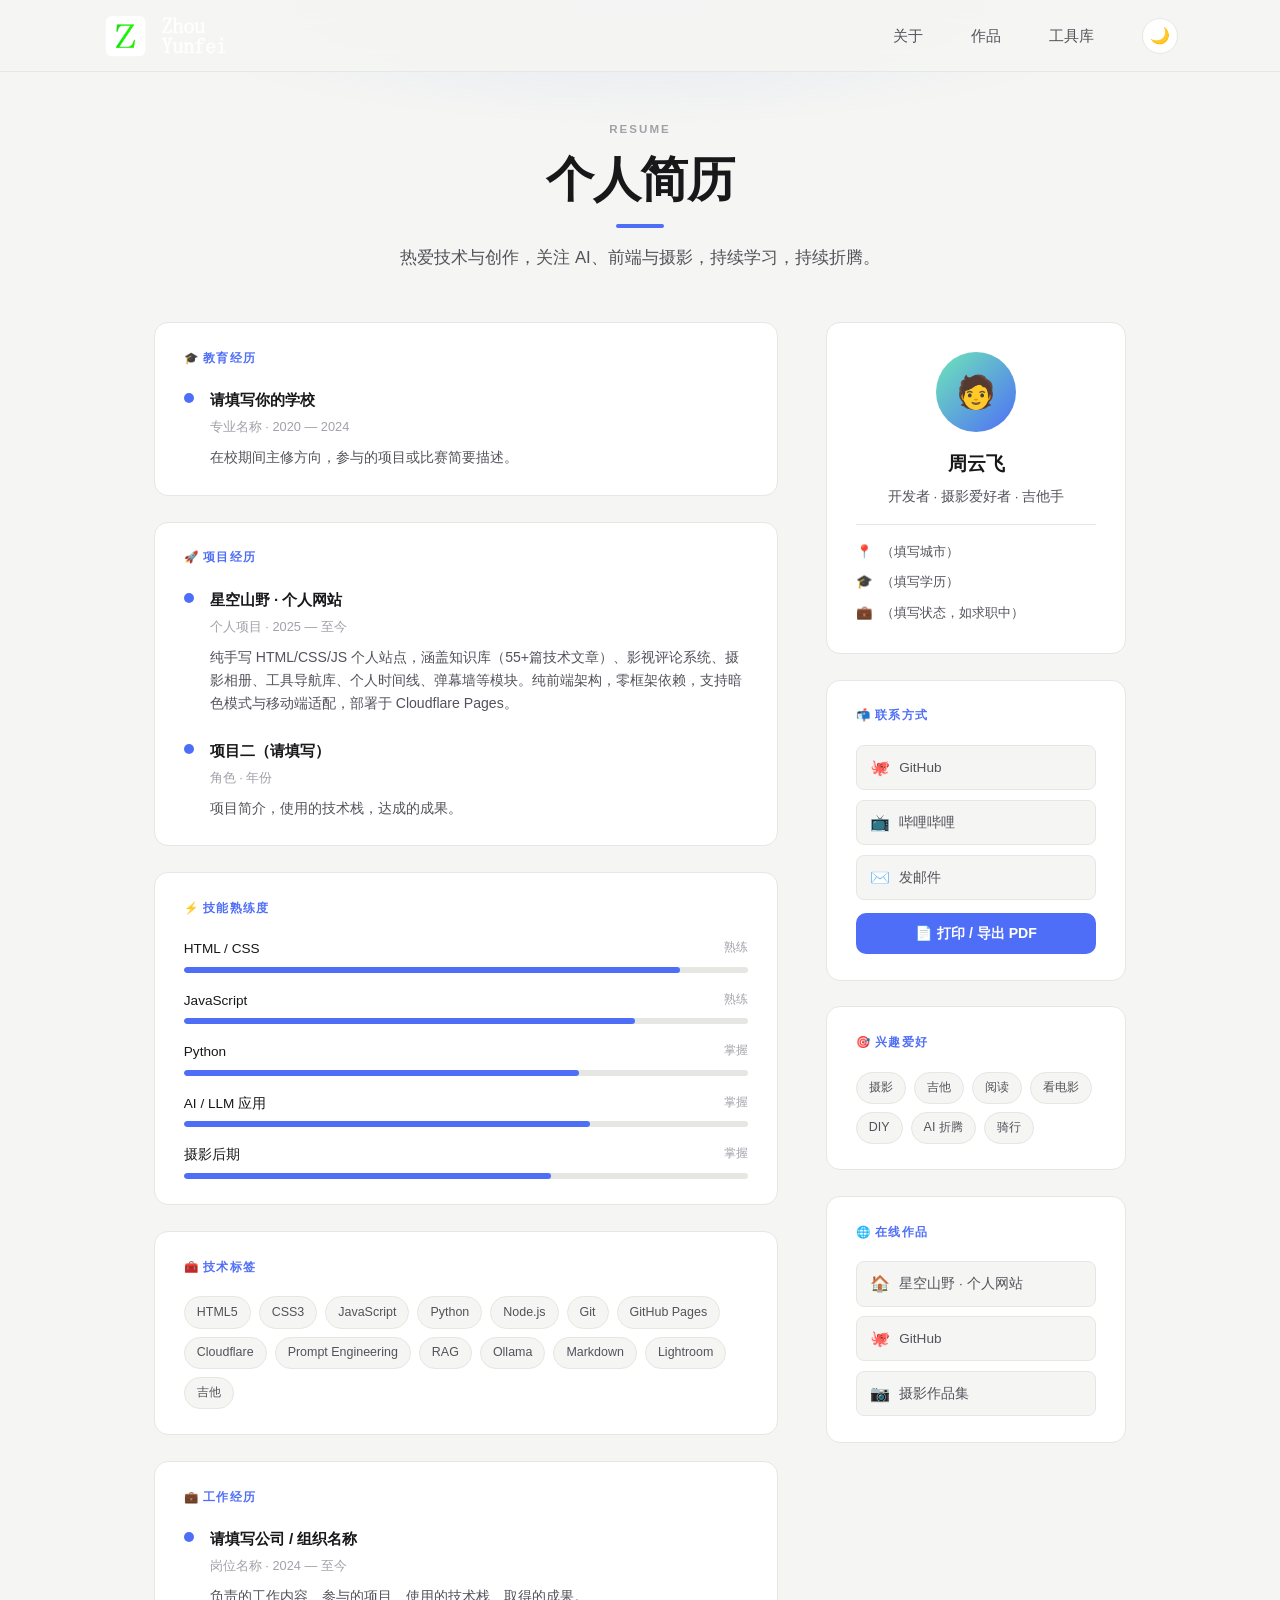
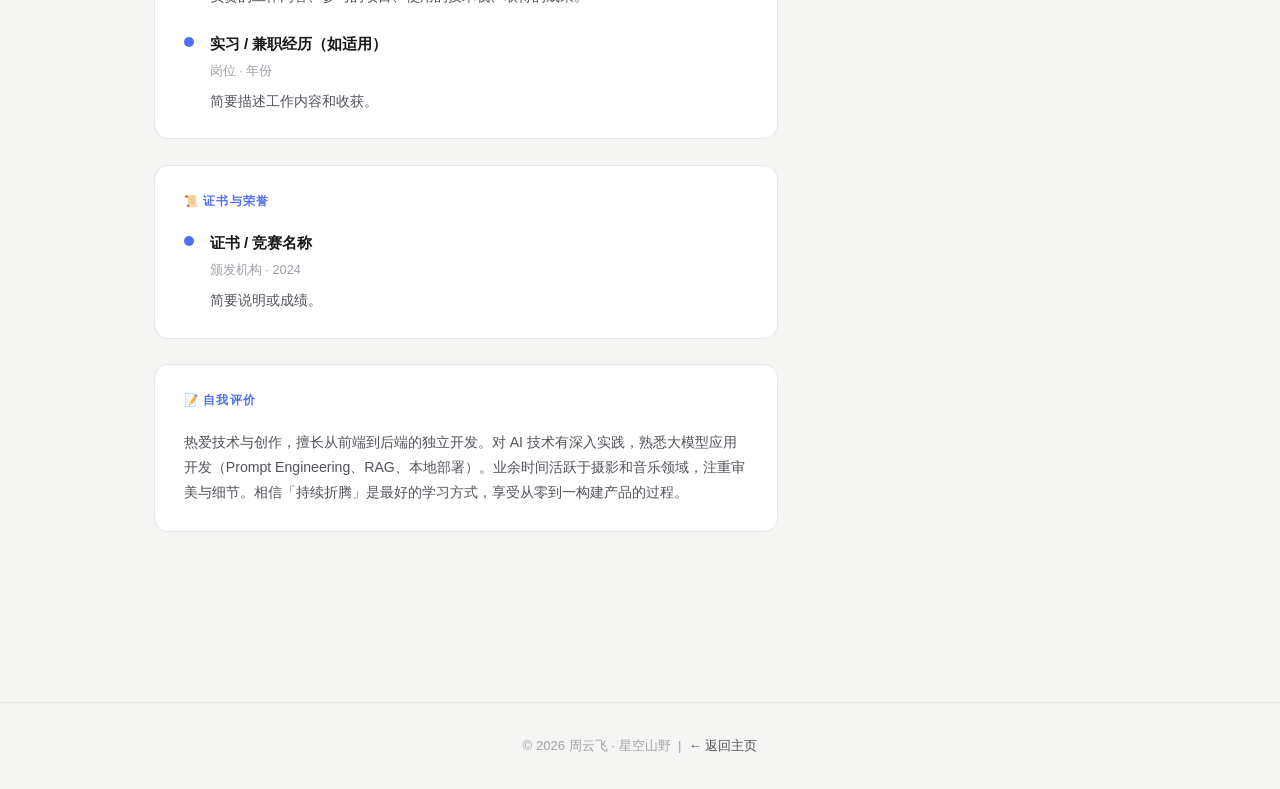
<file: resume.html>
<!DOCTYPE html>
<html lang="zh-CN">
<head>
  <meta charset="UTF-8"/>
  <meta name="viewport" content="width=device-width, initial-scale=1.0"/>
  <title>个人简历 · 周云飞</title>
  <link rel="icon" type="image/svg+xml" href="image/favicon.svg" media="(prefers-color-scheme: light)"/>
  <link rel="icon" type="image/svg+xml" href="image/favicon-dark.svg" media="(prefers-color-scheme: dark)"/>
  <link rel="stylesheet" href="css/common.css"/>
  <style>
    /* resume 页面自定义 nav（blur 量不同） */
    nav {
      background:rgba(245,245,243,.88);
      backdrop-filter:blur(12px);
      border-bottom:1px solid var(--border);
    }

    /* resume 页面自定义移动端菜单（右侧弹出） */
    .hamburger {
      display:none; flex-direction:column; justify-content:center; gap:5px;
      background:none; border:none; cursor:pointer; padding:6px;
    }
    .hamburger svg { width:22px; height:22px; stroke:var(--text); stroke-width:2; fill:none; stroke-linecap:round; }
    .mobile-menu-overlay {
      display:none; position:fixed; inset:0; background:rgba(0,0,0,.35); z-index:280;
    }
    .mobile-menu {
      display:none; position:fixed; top:72px; right:0; z-index:290;
      background:var(--surface); border-left:1px solid var(--border); border-bottom:1px solid var(--border);
      width:200px; padding:1rem 0; border-radius:0 0 0 12px;
    }
    .mobile-menu a {
      display:block; padding:.65rem 1.4rem; font-size:.95rem;
      color:var(--text2); transition:color var(--t), background var(--t);
    }
    .mobile-menu a:hover { color:var(--text); background:var(--bg); }
    .mobile-menu.open, .mobile-menu-overlay.open { display:block; }

    /* ===== PAGE HERO ===== */
    .page-hero {
      padding: 120px 5% 50px;
      max-width:1100px; margin:0 auto;
    }
    .eyebrow {
      font-size:.78rem; font-weight:700; letter-spacing:.12em;
      color:var(--accent); text-transform:uppercase; margin-bottom:.6rem;
    }
    .page-hero h1 {
      font-size:clamp(2rem,5vw,3rem); font-weight:800; line-height:1.15;
      letter-spacing:-.02em; margin-bottom:1rem;
    }
    .page-hero-line {
      width:48px; height:4px; background:var(--accent); border-radius:2px; margin-bottom:1rem;
    }
    .page-hero p { font-size:1.05rem; color:var(--text2); max-width:520px; }

    /* ===== RESUME LAYOUT ===== */
    .resume-wrap {
      max-width:1100px; margin:0 auto; padding:0 5% 80px;
      display:grid; grid-template-columns:1fr 300px; gap:3rem; align-items:start;
    }

    /* ===== SECTIONS ===== */
    .rs {
      background:var(--surface); border:1px solid var(--border);
      border-radius:var(--r); padding:1.6rem 1.8rem; margin-bottom:1.6rem;
    }
    .rs-title {
      font-size:.72rem; font-weight:700; letter-spacing:.1em;
      text-transform:uppercase; color:var(--accent); margin-bottom:1.2rem;
    }

    /* Timeline item */
    .tl-item { display:flex; gap:1rem; margin-bottom:1.4rem; }
    .tl-item:last-child { margin-bottom:0; }
    .tl-dot {
      width:10px; height:10px; border-radius:50%; background:var(--accent);
      margin-top:6px; flex-shrink:0;
    }
    .tl-right { flex:1; }
    .tl-title { font-weight:700; font-size:.95rem; }
    .tl-meta { font-size:.8rem; color:var(--text3); margin:.2rem 0 .5rem; }
    .tl-desc { font-size:.88rem; color:var(--text2); line-height:1.65; }

    /* Skill bar */
    .skill-row { margin-bottom:1rem; }
    .skill-row:last-child { margin-bottom:0; }
    .skill-label { display:flex; justify-content:space-between; font-size:.85rem; margin-bottom:.4rem; }
    .skill-label span:last-child { color:var(--text3); font-size:.78rem; }
    .skill-bar { height:6px; background:var(--border); border-radius:3px; overflow:hidden; }
    .skill-fill { height:100%; background:var(--accent); border-radius:3px; transition:width 1s ease; }

    /* Tag chips */
    .tag-cloud { display:flex; flex-wrap:wrap; gap:.5rem; }
    .chip {
      font-size:.78rem; padding:.28rem .75rem;
      background:var(--bg); border:1px solid var(--border);
      border-radius:20px; color:var(--text2);
      transition:background var(--t), border-color var(--t), color var(--t);
    }
    .chip:hover { background:var(--accent); border-color:var(--accent); color:#fff; }

    /* Profile card */
    .profile-card {
      background:var(--surface); border:1px solid var(--border);
      border-radius:var(--r); padding:1.8rem; text-align:center; margin-bottom:1.6rem;
    }
    .profile-avatar {
      width:80px; height:80px; border-radius:50%;
      background:linear-gradient(135deg,#6ee7b7,#4f6ef7);
      margin:0 auto 1rem;
      display:flex; align-items:center; justify-content:center;
      font-size:2rem;
    }
    .profile-name { font-size:1.2rem; font-weight:800; margin-bottom:.25rem; }
    .profile-title { font-size:.85rem; color:var(--text2); margin-bottom:1rem; }
    .profile-divider { height:1px; background:var(--border); margin:1rem 0; }
    .profile-info { font-size:.83rem; color:var(--text2); display:flex; flex-direction:column; gap:.5rem; text-align:left; }
    .profile-info span { display:flex; align-items:center; gap:.5rem; }

    /* Contact links */
    .contact-links { display:flex; flex-direction:column; gap:.6rem; margin-top:.8rem; }
    .contact-link {
      display:flex; align-items:center; gap:.6rem;
      font-size:.85rem; color:var(--text2);
      padding:.5rem .8rem; border-radius:8px;
      border:1px solid var(--border); background:var(--bg);
      transition:all var(--t);
    }
    .contact-link:hover { color:var(--accent); border-color:var(--accent); background:var(--surface); }
    .contact-link .icon { font-size:1rem; }

    /* Download btn */
    .dl-btn {
      display:flex; align-items:center; justify-content:center; gap:.5rem;
      width:100%; padding:.7rem 1rem; border-radius:10px; margin-top:.8rem;
      background:var(--accent); color:#fff; font-size:.88rem; font-weight:600;
      border:none; cursor:pointer; transition:opacity var(--t);
    }
    .dl-btn:hover { opacity:.85; }

    /* ===== FOOTER ===== */
    footer {
      text-align:center; padding:2rem 5%;
      font-size:.82rem; color:var(--text3);
      border-top:1px solid var(--border);
    }
    footer a { color:var(--text2); }
    footer a:hover { color:var(--text); }

    /* ===== DARK MODE ===== */
    body.dark nav { background:rgba(17,17,19,.92); }
    body.dark .mobile-menu { background:var(--surface); }
    body.dark .rs { background:var(--surface); border-color:var(--border); }
    body.dark .profile-card { background:var(--surface); border-color:var(--border); }
    body.dark .chip { background:var(--surface); border-color:var(--border); color:var(--text2); }
    body.dark .contact-link { background:var(--surface); border-color:var(--border); color:var(--text2); }
    body.dark .skill-bar { background:var(--border); }

    /* ===== RESPONSIVE ===== */
    @media(max-width:700px) {
      .resume-wrap { grid-template-columns:1fr; }
      .resume-sidebar { order:-1; }
    }
  </style>
</head>
<body>

<nav>
  <a class="nav-logo" href="index.html">
    <img src="image/logo.png" alt="Logo"/>
  </a>
  <div class="nav-links">
    <a href="index.html#about">关于</a>
    <a href="index.html#works">作品</a>
    <a href="tools.html">工具库</a>
  </div>
  <button class="theme-toggle" onclick="toggleTheme()" id="themeBtn" title="切换明暗模式">🌙</button>
  <button class="hamburger" id="hamburgerBtn" onclick="toggleMobileMenu()" aria-label="菜单">
    <svg viewBox="0 0 24 24"><line x1="4" y1="6" x2="20" y2="6"/><line x1="4" y1="12" x2="20" y2="12"/><line x1="4" y1="18" x2="20" y2="18"/></svg>
  </button>
</nav>

<div class="mobile-menu-overlay" id="mobileOverlay" onclick="closeMobileMenu()"></div>
<div class="mobile-menu" id="mobileMenu">
  <a href="index.html#about" onclick="closeMobileMenu()">关于</a>
  <a href="index.html#works" onclick="closeMobileMenu()">作品</a>
  <a href="tools.html" onclick="closeMobileMenu()">工具库</a>
</div>

<!-- HERO -->
<div class="page-hero">
  <p class="eyebrow">Resume</p>
  <h1>个人简历</h1>
  <div class="page-hero-line"></div>
  <p>热爱技术与创作，关注 AI、前端与摄影，持续学习，持续折腾。</p>
</div>

<!-- RESUME -->
<div class="resume-wrap">

  <!-- 左侧主列 -->
  <div class="resume-main">

    <!-- 教育经历 -->
    <div class="rs">
      <div class="rs-title">🎓 教育经历</div>
      <div class="tl-item">
        <div class="tl-dot"></div>
        <div class="tl-right">
          <div class="tl-title">请填写你的学校</div>
          <div class="tl-meta">专业名称 · 2020 — 2024</div>
          <div class="tl-desc">在校期间主修方向，参与的项目或比赛简要描述。</div>
        </div>
      </div>
    </div>

    <!-- 项目经历 -->
    <div class="rs">
      <div class="rs-title">🚀 项目经历</div>

      <div class="tl-item">
        <div class="tl-dot"></div>
        <div class="tl-right">
          <div class="tl-title">星空山野 · 个人网站</div>
          <div class="tl-meta">个人项目 · 2025 — 至今</div>
          <div class="tl-desc">纯手写 HTML/CSS/JS 个人站点，涵盖知识库（55+篇技术文章）、影视评论系统、摄影相册、工具导航库、个人时间线、弹幕墙等模块。纯前端架构，零框架依赖，支持暗色模式与移动端适配，部署于 Cloudflare Pages。</div>
        </div>
      </div>

      <div class="tl-item">
        <div class="tl-dot"></div>
        <div class="tl-right">
          <div class="tl-title">项目二（请填写）</div>
          <div class="tl-meta">角色 · 年份</div>
          <div class="tl-desc">项目简介，使用的技术栈，达成的成果。</div>
        </div>
      </div>
    </div>

    <!-- 技能熟练度 -->
    <div class="rs">
      <div class="rs-title">⚡ 技能熟练度</div>
      <div class="skill-row">
        <div class="skill-label"><span>HTML / CSS</span><span>熟练</span></div>
        <div class="skill-bar"><div class="skill-fill" style="width:88%"></div></div>
      </div>
      <div class="skill-row">
        <div class="skill-label"><span>JavaScript</span><span>熟练</span></div>
        <div class="skill-bar"><div class="skill-fill" style="width:80%"></div></div>
      </div>
      <div class="skill-row">
        <div class="skill-label"><span>Python</span><span>掌握</span></div>
        <div class="skill-bar"><div class="skill-fill" style="width:70%"></div></div>
      </div>
      <div class="skill-row">
        <div class="skill-label"><span>AI / LLM 应用</span><span>掌握</span></div>
        <div class="skill-bar"><div class="skill-fill" style="width:72%"></div></div>
      </div>
      <div class="skill-row">
        <div class="skill-label"><span>摄影后期</span><span>掌握</span></div>
        <div class="skill-bar"><div class="skill-fill" style="width:65%"></div></div>
      </div>
    </div>

    <!-- 技术栈标签 -->
    <div class="rs">
      <div class="rs-title">🧰 技术标签</div>
      <div class="tag-cloud">
        <span class="chip">HTML5</span>
        <span class="chip">CSS3</span>
        <span class="chip">JavaScript</span>
        <span class="chip">Python</span>
        <span class="chip">Node.js</span>
        <span class="chip">Git</span>
        <span class="chip">GitHub Pages</span>
        <span class="chip">Cloudflare</span>
        <span class="chip">Prompt Engineering</span>
        <span class="chip">RAG</span>
        <span class="chip">Ollama</span>
        <span class="chip">Markdown</span>
        <span class="chip">Lightroom</span>
        <span class="chip">吉他</span>
      </div>
    </div>

    <!-- 工作经历 -->
    <div class="rs">
      <div class="rs-title">💼 工作经历</div>
      <div class="tl-item">
        <div class="tl-dot"></div>
        <div class="tl-right">
          <div class="tl-title">请填写公司 / 组织名称</div>
          <div class="tl-meta">岗位名称 · 2024 — 至今</div>
          <div class="tl-desc">负责的工作内容、参与的项目、使用的技术栈、取得的成果。</div>
        </div>
      </div>
      <div class="tl-item">
        <div class="tl-dot"></div>
        <div class="tl-right">
          <div class="tl-title">实习 / 兼职经历（如适用）</div>
          <div class="tl-meta">岗位 · 年份</div>
          <div class="tl-desc">简要描述工作内容和收获。</div>
        </div>
      </div>
    </div>

    <!-- 证书与荣誉 -->
    <div class="rs">
      <div class="rs-title">📜 证书与荣誉</div>
      <div class="tl-item">
        <div class="tl-dot"></div>
        <div class="tl-right">
          <div class="tl-title">证书 / 竞赛名称</div>
          <div class="tl-meta">颁发机构 · 2024</div>
          <div class="tl-desc">简要说明或成绩。</div>
        </div>
      </div>
    </div>

    <!-- 自我评价 -->
    <div class="rs">
      <div class="rs-title">📝 自我评价</div>
      <div class="tl-desc" style="line-height:1.8">
        热爱技术与创作，擅长从前端到后端的独立开发。对 AI 技术有深入实践，熟悉大模型应用开发（Prompt Engineering、RAG、本地部署）。业余时间活跃于摄影和音乐领域，注重审美与细节。相信「持续折腾」是最好的学习方式，享受从零到一构建产品的过程。
      </div>
    </div>

  </div><!-- /resume-main -->

  <!-- 右侧侧边栏 -->
  <div class="resume-sidebar">

    <!-- 个人信息卡 -->
    <div class="profile-card">
      <div class="profile-avatar">🧑</div>
      <div class="profile-name">周云飞</div>
      <div class="profile-title">开发者 · 摄影爱好者 · 吉他手</div>
      <div class="profile-divider"></div>
      <div class="profile-info">
        <span>📍 <span>（填写城市）</span></span>
        <span>🎓 <span>（填写学历）</span></span>
        <span>💼 <span>（填写状态，如求职中）</span></span>
      </div>
    </div>

    <!-- 联系方式 -->
    <div class="rs">
      <div class="rs-title">📬 联系方式</div>
      <div class="contact-links">
        <a href="https://github.com/Miraitowa-s" target="_blank" rel="noopener" class="contact-link">
          <span class="icon">🐙</span>GitHub
        </a>
        <a href="https://space.bilibili.com/" target="_blank" rel="noopener" class="contact-link">
          <span class="icon">📺</span>哔哩哔哩
        </a>
        <a href="mailto:your@email.com" class="contact-link">
          <span class="icon">✉️</span>发邮件
        </a>
      </div>
      <button class="dl-btn" onclick="window.print()">
        📄 打印 / 导出 PDF
      </button>
    </div>

    <!-- 兴趣爱好 -->
    <div class="rs">
      <div class="rs-title">🎯 兴趣爱好</div>
      <div class="tag-cloud">
        <span class="chip">摄影</span>
        <span class="chip">吉他</span>
        <span class="chip">阅读</span>
        <span class="chip">看电影</span>
        <span class="chip">DIY</span>
        <span class="chip">AI 折腾</span>
        <span class="chip">骑行</span>
      </div>
    </div>

    <!-- 在线作品 -->
    <div class="rs">
      <div class="rs-title">🌐 在线作品</div>
      <div class="contact-links">
        <a href="index.html" class="contact-link">
          <span class="icon">🏠</span>星空山野 · 个人网站
        </a>
        <a href="https://github.com/Miraitowa-s" target="_blank" rel="noopener" class="contact-link">
          <span class="icon">🐙</span>GitHub
        </a>
        <a href="works.html" class="contact-link">
          <span class="icon">📷</span>摄影作品集
        </a>
      </div>
    </div>

  </div><!-- /resume-sidebar -->

</div><!-- /resume-wrap -->

<footer>
  <span>© 2026 周云飞 · 星空山野 &nbsp;|&nbsp;
  <a href="index.html">← 返回主页</a></span>
</footer>

<script>
  // Theme
  (function(){
    const saved = localStorage.getItem('theme') || 'light';
    if(saved === 'dark') document.body.classList.add('dark');
    const btn = document.getElementById('themeBtn');
    if(btn) btn.textContent = saved === 'dark' ? '☀️' : '🌙';
  })();
  function toggleTheme(){
    const isDark = document.body.classList.toggle('dark');
    localStorage.setItem('theme', isDark ? 'dark' : 'light');
    document.getElementById('themeBtn').textContent = isDark ? '☀️' : '🌙';
  }

  // Mobile menu
  function toggleMobileMenu(){
    document.getElementById('mobileMenu').classList.toggle('open');
    document.getElementById('mobileOverlay').classList.toggle('open');
  }
  function closeMobileMenu(){
    document.getElementById('mobileMenu').classList.remove('open');
    document.getElementById('mobileOverlay').classList.remove('open');
  }

  // Skill bar animation on scroll
  const observer = new IntersectionObserver(entries => {
    entries.forEach(e => {
      if(e.isIntersecting){
        e.target.querySelectorAll('.skill-fill').forEach(el => {
          el.style.width = el.style.width; // trigger reflow
        });
      }
    });
  });
  document.querySelectorAll('.rs').forEach(el => observer.observe(el));
</script>
</body>
</html>
</file>
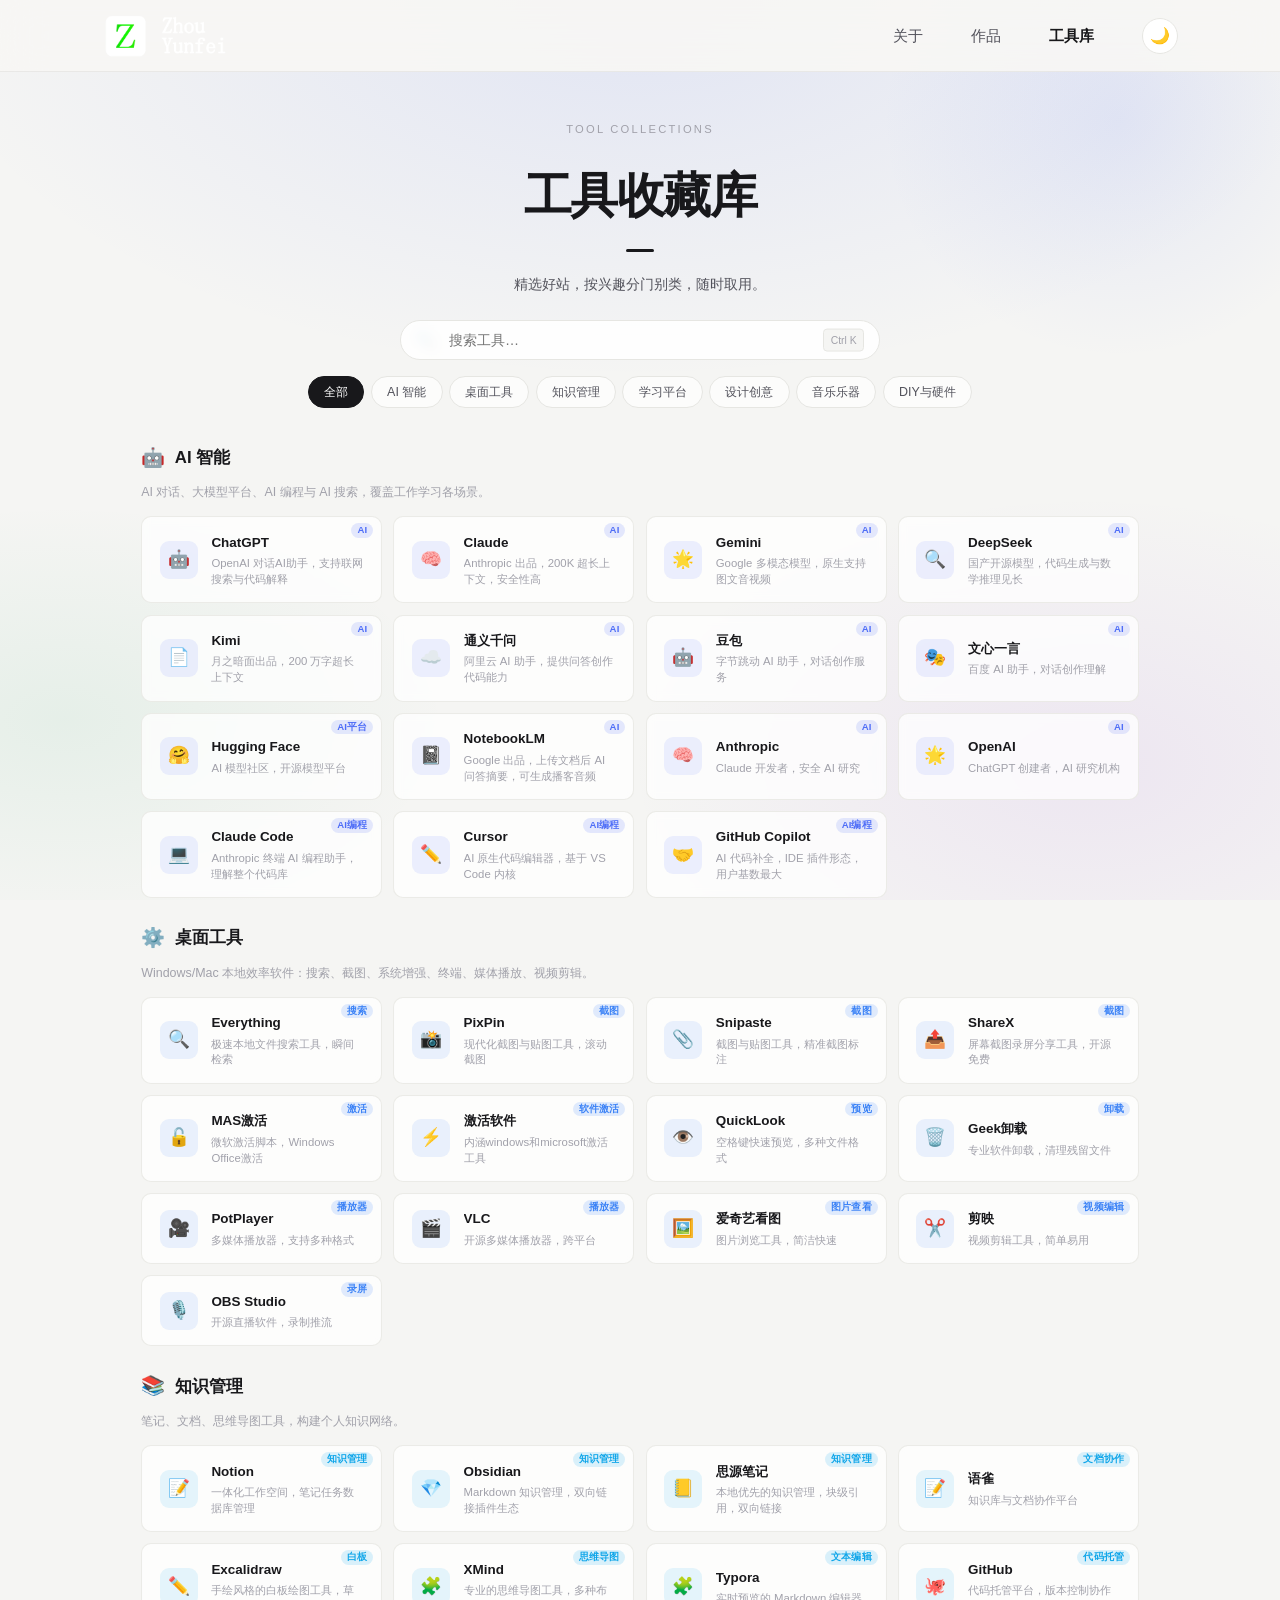
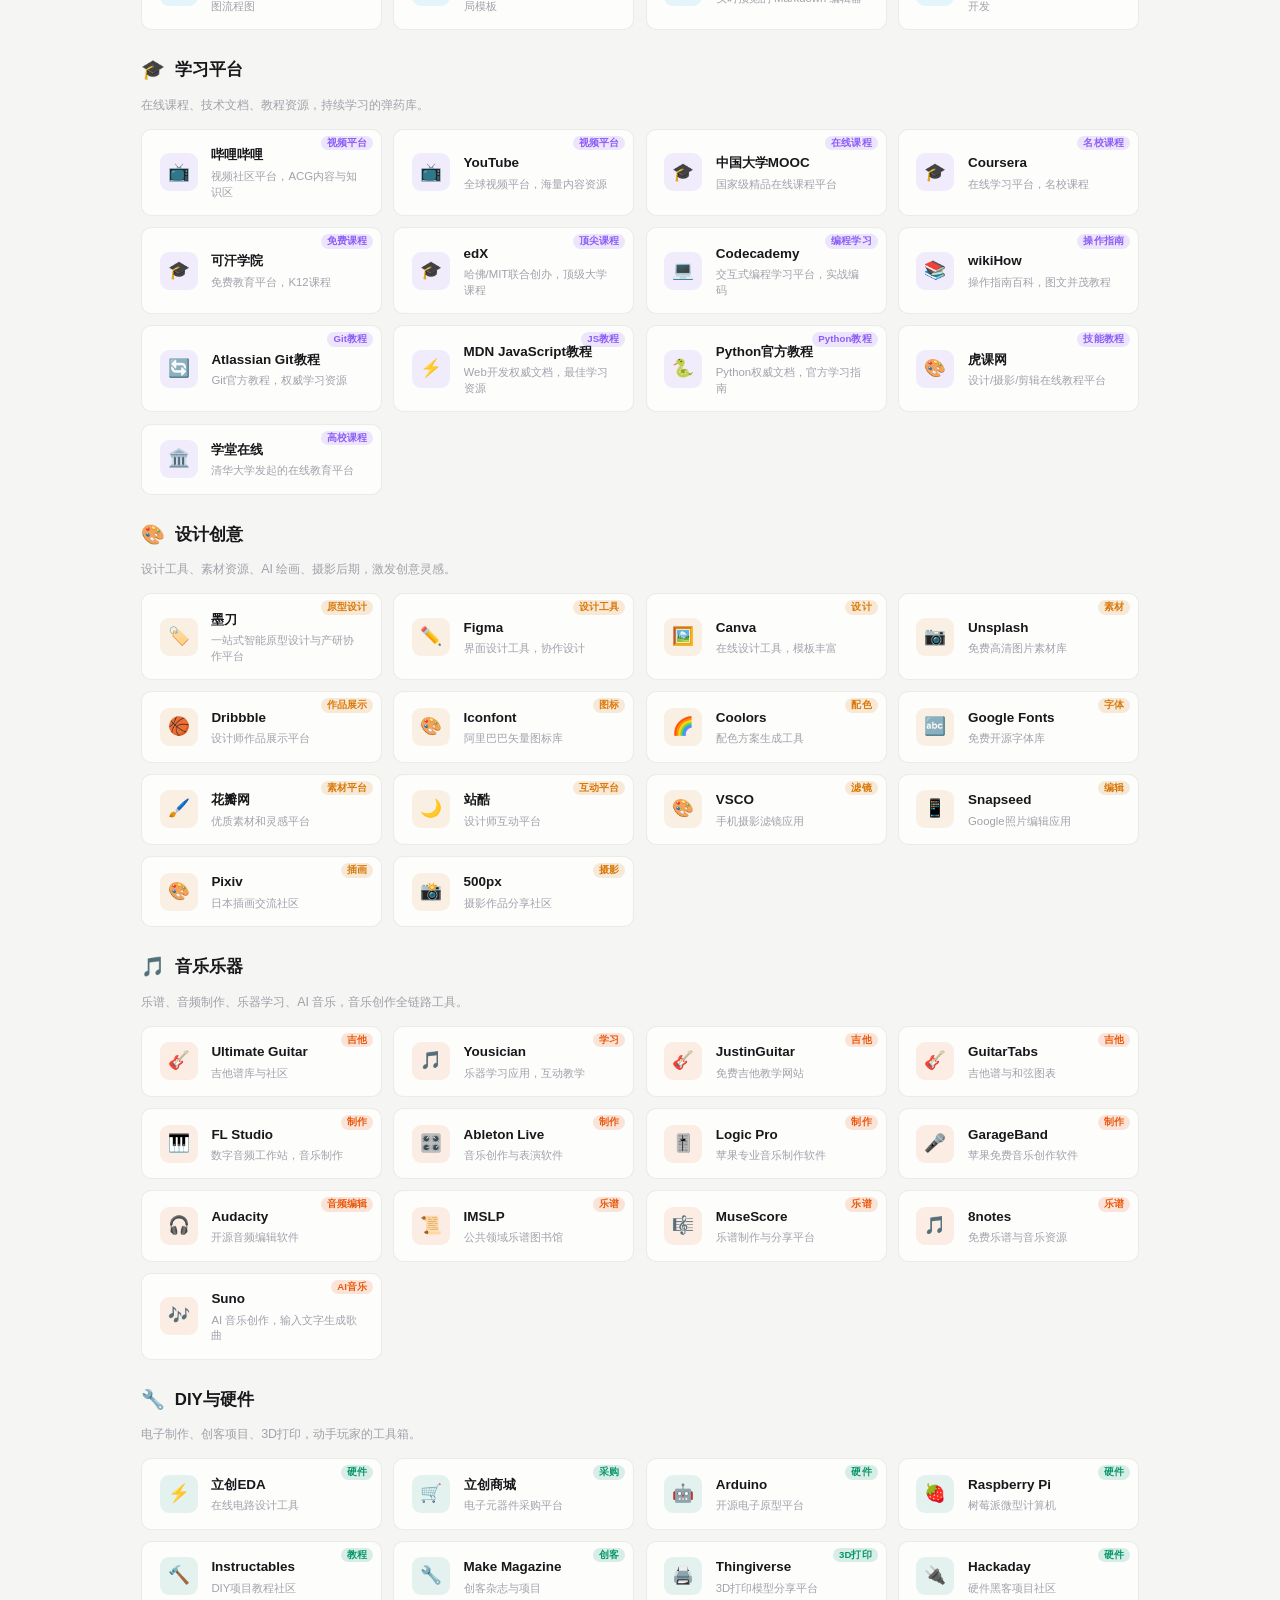
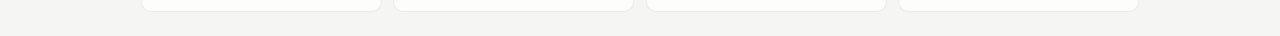
<file: tools.html>
<!DOCTYPE html>
<html lang="zh-CN">
<head>
  <meta charset="UTF-8"/>
  <meta name="viewport" content="width=device-width, initial-scale=1.0"/>
  <meta name="description" content="周云飞精心整理的工具库，涵盖 AI、桌面工具、知识管理、设计创意、音乐与 DIY 等 7 大领域。"/>
  <meta property="og:title" content="工具库 · 周云飞"/>
  <meta property="og:description" content="精选 7 大类实用工具导航，支持关键词快速搜索。"/>
  <meta property="og:type" content="website"/>
  <meta property="og:image" content="image/pic.jpg"/>
  <meta property="og:image:width" content="1200"/>
  <meta property="og:image:height" content="630"/>
  <title>工具库 · 周云飞</title>
  <link rel="icon" type="image/svg+xml" href="image/favicon.svg" media="(prefers-color-scheme: light)"/>
  <link rel="icon" type="image/svg+xml" href="image/favicon-dark.svg" media="(prefers-color-scheme: dark)"/>
  <link rel="stylesheet" href="css/common.css"/>
  <style>
    :root { --r: 12px; }
    body {
      background:
        radial-gradient(ellipse 80% 60% at 50% 0%, rgba(79,110,247,.12) 0%, transparent 70%),
        radial-gradient(ellipse 60% 50% at 85% 85%, rgba(138,53,214,.08) 0%, transparent 60%),
        radial-gradient(ellipse 50% 40% at 5% 80%, rgba(26,158,90,.07) 0%, transparent 60%),
        #f5f5f3;
      background-attachment:fixed;
    }

    /* HERO */
    .hero {
      padding:120px 8% 15px;
      text-align:center;
      background:transparent;
      position:relative;
    }
    .hero::before {
      content:''; position:absolute; top:-120px; right:-80px;
      width:480px; height:480px; border-radius:50%;
      background:radial-gradient(circle, rgba(79,110,247,.1) 0%, transparent 70%);
      pointer-events:none;
    }
    .hero-eyebrow { font-size:.7rem; letter-spacing:.2em; text-transform:uppercase; color:var(--text3); display:block; margin-bottom:1rem; }
    .hero h1 { font-size:clamp(2rem,5vw,3rem); font-weight:900; letter-spacing:-.03em; margin-bottom:.8rem; }
    .hero-line { width:28px; height:3px; background:var(--text); border-radius:2px; margin:.8rem auto 1.2rem; }
    .hero-desc { font-size:.9rem; color:var(--text2); max-width:500px; margin:0 auto 1.5rem; }

    /* 搜索框 */
    .search-wrap {
      max-width:480px; margin:0 auto 1rem;
      position:relative;
    }
    .search-input {
      width:100%; padding:.7rem 1.2rem .7rem 3rem;
      border:1.5px solid var(--border); border-radius:30px;
      background:rgba(255,255,255,.85); backdrop-filter:blur(6px);
      font-size:.88rem; color:var(--text); outline:none;
      transition:border-color var(--t), box-shadow var(--t);
    }
    .search-input:focus { border-color:var(--accent); box-shadow:0 0 0 3px rgba(79,110,247,.12); }
    .search-icon { position:absolute; left:1rem; top:50%; transform:translateY(-50%); color:var(--text3); font-size:.95rem; }
    .search-kbd {
      position:absolute; right:1rem; top:50%; transform:translateY(-50%);
      font-size:.65rem; color:var(--text3);
      background:var(--bg); border:1px solid var(--border);
      padding:.1rem .4rem; border-radius:4px;
    }

    /* TABS */
    .tabs-wrap { display:flex; gap:.4rem; justify-content:center; flex-wrap:wrap; margin-bottom:1.2rem; }
    .tab-btn {
      padding:.38rem .95rem; border-radius:20px; font-size:.78rem;
      border:1.5px solid var(--border); background:rgba(255,255,255,.7);
      color:var(--text2); cursor:pointer; transition:all var(--t);
    }
    .tab-btn:hover, .tab-btn.active {
      background:var(--text); color:#fff; border-color:var(--text);
    }

    /* 主内容容器 */
    .main-container {
      max-width: 1100px;
      margin: 0 auto;
      padding: 0 4%;
    }

    /* 分类标题 */
    .section-title {
      display: flex;
      align-items: center;
      gap: 0.6rem;
      margin: 0 0 0.8rem;
      font-size: 1.05rem;
      font-weight: 700;
      color: var(--text);
    }
    .section-title .icon { font-size: 1.2rem; }

    /* 分类说明 */
    .cat-desc {
      font-size:.78rem; color:var(--text3);
      margin:-.3rem 0 .8rem;
    }

    /* 工具网格 */
    .tool-grid {
      display: grid;
      grid-template-columns: repeat(auto-fill, minmax(200px, 1fr));
      gap: 0.7rem;
      margin-bottom: 1.5rem;
    }

    /* 工具卡片 */
    .tcard {
      background: rgba(255, 255, 255, 0.75);
      border: 1px solid rgba(230, 230, 226, 0.8);
      border-radius: 10px;
      padding: 0.9rem 1.1rem;
      display: flex;
      align-items: center;
      gap: 0.85rem;
      transition: box-shadow var(--t), transform var(--t);
      backdrop-filter: blur(4px);
      text-decoration: none;
      height: 100%;
      position: relative;
    }
    .tcard:hover {
      box-shadow: var(--sh-sm);
      transform: translateY(-2px);
    }
    body.dark .tcard {
      background: rgba(28, 28, 31, 0.75);
      border-color: rgba(46, 46, 52, 0.8);
    }
    body.dark .tcard:hover {
      box-shadow: 0 6px 24px rgba(0,0,0,.25);
    }

    /* 工具图标 */
    .tcard-icon {
      width: 38px;
      height: 38px;
      border-radius: 9px;
      background: var(--bg);
      display: flex;
      align-items: center;
      justify-content: center;
      font-size: 1.1rem;
      flex-shrink: 0;
    }
    body.dark .tcard-icon { background:rgba(46,46,52,.8); }

    /* 工具信息 */
    .tcard-info {
      flex-grow: 1;
      min-width: 0;
    }

    /* 工具名称 */
    .tcard-name {
      font-size: 0.84rem;
      font-weight: 600;
      color: var(--text);
      margin-bottom: 0.1rem;
      overflow: hidden;
      text-overflow: ellipsis;
      white-space: nowrap;
    }
    body.dark .tcard-name { color:var(--text); }

    /* 工具描述 */
    .tcard-desc {
      font-size: 0.71rem;
      color: var(--text3);
      line-height: 1.4;
      overflow: hidden;
      text-overflow: ellipsis;
      display: -webkit-box;
      -webkit-line-clamp: 2;
      -webkit-box-orient: vertical;
    }

    /* 工具角标 */
    .tcard-badge {
      position: absolute;
      top: 6px;
      right: 8px;
      font-size: 0.6rem;
      font-weight: 600;
      padding: 1px 6px;
      border-radius: 8px;
      z-index: 10;
      line-height: 1.3;
      letter-spacing: 0.01em;
      white-space: nowrap;
      max-width: 80px;
      overflow: hidden;
      text-overflow: ellipsis;
    }

    /* 角标颜色方案 */
    .badge-ai     { background: rgba(79, 110, 247, 0.15); color: #4f6ef7; }
    .badge-desktop { background: rgba(59, 130, 246, 0.15); color: #3b82f6; }
    .badge-km      { background: rgba(14, 165, 233, 0.15); color: #0ea5e9; }
    .badge-learn   { background: rgba(139, 92, 246, 0.15); color: #8b5cf6; }
    .badge-design  { background: rgba(217, 119, 6, 0.15); color: #d97706; }
    .badge-music   { background: rgba(234, 88, 12, 0.15); color: #ea580c; }
    .badge-diy     { background: rgba(5, 150, 105, 0.15); color: #059669; }

    /* 响应式 */
    @media (max-width: 768px) {
      .main-container { padding: 0 4%; }
      .tool-grid { grid-template-columns: repeat(auto-fill, minmax(180px, 1fr)); }
    }
    @media (max-width: 680px) {
      .tool-grid { grid-template-columns: repeat(2, 1fr); }
    }
    @media (max-width: 480px) {
      .main-container { padding: 0 3%; }
      .tool-grid { grid-template-columns: repeat(2, 1fr); gap: 0.7rem; }
      .tcard { padding: 0.7rem 0.9rem; }
    }

    /* DARK */
    body.dark {
      background:
        radial-gradient(ellipse 80% 60% at 50% 0%, rgba(79,110,247,.16) 0%, transparent 70%),
        radial-gradient(ellipse 60% 50% at 85% 85%, rgba(138,53,214,.12) 0%, transparent 60%),
        radial-gradient(ellipse 50% 40% at 5% 80%, rgba(26,158,90,.09) 0%, transparent 60%),
        #111113;
    }
    body.dark .search-input {
      background:rgba(28,28,31,0.8);
      border-color:var(--border);
      color:var(--text);
    }
    body.dark .tab-btn {
      background:rgba(28,28,31,0.6);
      border-color:var(--border);
      color:var(--text2);
    }
    body.dark .tab-btn:hover, body.dark .tab-btn.active {
      background:var(--text);
      color:var(--bg);
      border-color:var(--text);
    }

    @media(max-width:680px){
    }
  </style>
</head>
<body>

<!-- NAV -->
<nav>
  <a class="nav-logo" href="index.html">
    <img src="image/logo.png" alt="Logo"/>
  </a>
  <div class="nav-links">
    <a href="index.html#about">关于</a>
    <a href="index.html#works">作品</a>
    <a href="tools.html" style="color:var(--text);font-weight:600">工具库</a>
  </div>
  <button class="theme-toggle" onclick="toggleTheme()" id="themeBtn" title="切换明暗模式">🌙</button>
  <button class="hamburger" id="hamburgerBtn" onclick="toggleMobileMenu()" aria-label="菜单">
    <svg viewBox="0 0 24 24"><line x1="4" y1="6" x2="20" y2="6"/><line x1="4" y1="12" x2="20" y2="12"/><line x1="4" y1="18" x2="20" y2="18"/></svg>
  </button>
</nav>

<!-- 移动端菜单遮罩 -->
<div class="mobile-menu-overlay" id="mobileOverlay" onclick="closeMobileMenu()"></div>
<div class="mobile-menu" id="mobileMenu">
  <a href="index.html#about">关于</a>
  <a href="index.html#works">作品</a>
  <a href="tools.html" style="color:var(--text);font-weight:600">工具库</a>
</div>
<div class="hero">
  <span class="hero-eyebrow">Tool Collections</span>
  <h1>工具收藏库</h1>
  <div class="hero-line"></div>
  <p class="hero-desc">精选好站，按兴趣分门别类，随时取用。</p>
  <div class="search-wrap">
    <span class="search-icon">🔍</span>
    <input class="search-input" id="inlineSearch" type="text" placeholder="搜索工具…" oninput="filterCards(this.value)" autocomplete="off"/>
    <span class="search-kbd">Ctrl K</span>
  </div>

  <div class="tabs-wrap" id="tabsWrap">
    <button class="tab-btn active" data-cat="all">全部</button>
    <button class="tab-btn" data-cat="ai">AI 智能</button>
    <button class="tab-btn" data-cat="desktop">桌面工具</button>
    <button class="tab-btn" data-cat="km">知识管理</button>
    <button class="tab-btn" data-cat="learning">学习平台</button>
    <button class="tab-btn" data-cat="design">设计创意</button>
    <button class="tab-btn" data-cat="music">音乐乐器</button>
    <button class="tab-btn" data-cat="diy">DIY与硬件</button>
  </div>
</div>

<div class="main-container">

  <!-- 1. AI 智能 -->
  <div class="section-title" id="section-ai">
    <span class="icon">🤖</span>
    <span>AI 智能</span>
  </div>
  <p class="cat-desc">AI 对话、大模型平台、AI 编程与 AI 搜索，覆盖工作学习各场景。</p>
  <div class="tool-grid" data-category="ai">
    <a href="https://chat.openai.com" target="_blank" class="tcard" data-category="ai">
      <div class="tcard-icon" style="background:rgba(79,110,247,.1);color:#4f6ef7">🤖</div>
      <div class="tcard-info">
        <div class="tcard-name">ChatGPT</div>
        <div class="tcard-desc">OpenAI 对话AI助手，支持联网搜索与代码解释</div>
      </div>
      <div class="tcard-badge badge-ai">AI</div>
    </a>

    <a href="https://claude.ai" target="_blank" class="tcard" data-category="ai">
      <div class="tcard-icon" style="background:rgba(79,110,247,.1);color:#4f6ef7">🧠</div>
      <div class="tcard-info">
        <div class="tcard-name">Claude</div>
        <div class="tcard-desc">Anthropic 出品，200K 超长上下文，安全性高</div>
      </div>
      <div class="tcard-badge badge-ai">AI</div>
    </a>

    <a href="https://gemini.google.com" target="_blank" class="tcard" data-category="ai">
      <div class="tcard-icon" style="background:rgba(79,110,247,.1);color:#4f6ef7">🌟</div>
      <div class="tcard-info">
        <div class="tcard-name">Gemini</div>
        <div class="tcard-desc">Google 多模态模型，原生支持图文音视频</div>
      </div>
      <div class="tcard-badge badge-ai">AI</div>
    </a>

    <a href="https://www.deepseek.com" target="_blank" class="tcard" data-category="ai">
      <div class="tcard-icon" style="background:rgba(79,110,247,.1);color:#4f6ef7">🔍</div>
      <div class="tcard-info">
        <div class="tcard-name">DeepSeek</div>
        <div class="tcard-desc">国产开源模型，代码生成与数学推理见长</div>
      </div>
      <div class="tcard-badge badge-ai">AI</div>
    </a>

    <a href="https://kimi.moonshot.cn" target="_blank" class="tcard" data-category="ai">
      <div class="tcard-icon" style="background:rgba(79,110,247,.1);color:#4f6ef7">📄</div>
      <div class="tcard-info">
        <div class="tcard-name">Kimi</div>
        <div class="tcard-desc">月之暗面出品，200 万字超长上下文</div>
      </div>
      <div class="tcard-badge badge-ai">AI</div>
    </a>

    <a href="https://tongyi.aliyun.com" target="_blank" class="tcard" data-category="ai">
      <div class="tcard-icon" style="background:rgba(79,110,247,.1);color:#4f6ef7">☁️</div>
      <div class="tcard-info">
        <div class="tcard-name">通义千问</div>
        <div class="tcard-desc">阿里云 AI 助手，提供问答创作代码能力</div>
      </div>
      <div class="tcard-badge badge-ai">AI</div>
    </a>

    <a href="https://www.doubao.com" target="_blank" class="tcard" data-category="ai">
      <div class="tcard-icon" style="background:rgba(79,110,247,.1);color:#4f6ef7">🤖</div>
      <div class="tcard-info">
        <div class="tcard-name">豆包</div>
        <div class="tcard-desc">字节跳动 AI 助手，对话创作服务</div>
      </div>
      <div class="tcard-badge badge-ai">AI</div>
    </a>

    <a href="https://yiyan.baidu.com" target="_blank" class="tcard" data-category="ai">
      <div class="tcard-icon" style="background:rgba(79,110,247,.1);color:#4f6ef7">🎭</div>
      <div class="tcard-info">
        <div class="tcard-name">文心一言</div>
        <div class="tcard-desc">百度 AI 助手，对话创作理解</div>
      </div>
      <div class="tcard-badge badge-ai">AI</div>
    </a>

    <a href="https://huggingface.co" target="_blank" class="tcard" data-category="ai">
      <div class="tcard-icon" style="background:rgba(79,110,247,.1);color:#4f6ef7">🤗</div>
      <div class="tcard-info">
        <div class="tcard-name">Hugging Face</div>
        <div class="tcard-desc">AI 模型社区，开源模型平台</div>
      </div>
      <div class="tcard-badge badge-ai">AI平台</div>
    </a>

    <a href="https://notebooklm.google.com" target="_blank" class="tcard" data-category="ai">
      <div class="tcard-icon" style="background:rgba(79,110,247,.1);color:#4f6ef7">📓</div>
      <div class="tcard-info">
        <div class="tcard-name">NotebookLM</div>
        <div class="tcard-desc">Google 出品，上传文档后 AI 问答摘要，可生成播客音频</div>
      </div>
      <div class="tcard-badge badge-ai">AI</div>
    </a>

    <a href="https://www.anthropic.com" target="_blank" class="tcard" data-category="ai">
      <div class="tcard-icon" style="background:rgba(79,110,247,.1);color:#4f6ef7">🧠</div>
      <div class="tcard-info">
        <div class="tcard-name">Anthropic</div>
        <div class="tcard-desc">Claude 开发者，安全 AI 研究</div>
      </div>
      <div class="tcard-badge badge-ai">AI</div>
    </a>

    <a href="https://openai.com" target="_blank" class="tcard" data-category="ai">
      <div class="tcard-icon" style="background:rgba(79,110,247,.1);color:#4f6ef7">🌟</div>
      <div class="tcard-info">
        <div class="tcard-name">OpenAI</div>
        <div class="tcard-desc">ChatGPT 创建者，AI 研究机构</div>
      </div>
      <div class="tcard-badge badge-ai">AI</div>
    </a>

    <a href="https://docs.anthropic.com/en/docs/claude-code" target="_blank" class="tcard" data-category="ai">
      <div class="tcard-icon" style="background:rgba(79,110,247,.1);color:#4f6ef7">💻</div>
      <div class="tcard-info">
        <div class="tcard-name">Claude Code</div>
        <div class="tcard-desc">Anthropic 终端 AI 编程助手，理解整个代码库</div>
      </div>
      <div class="tcard-badge badge-ai">AI编程</div>
    </a>

    <a href="https://www.cursor.com" target="_blank" class="tcard" data-category="ai">
      <div class="tcard-icon" style="background:rgba(79,110,247,.1);color:#4f6ef7">✏️</div>
      <div class="tcard-info">
        <div class="tcard-name">Cursor</div>
        <div class="tcard-desc">AI 原生代码编辑器，基于 VS Code 内核</div>
      </div>
      <div class="tcard-badge badge-ai">AI编程</div>
    </a>

    <a href="https://github.com/features/copilot" target="_blank" class="tcard" data-category="ai">
      <div class="tcard-icon" style="background:rgba(79,110,247,.1);color:#4f6ef7">🤝</div>
      <div class="tcard-info">
        <div class="tcard-name">GitHub Copilot</div>
        <div class="tcard-desc">AI 代码补全，IDE 插件形态，用户基数最大</div>
      </div>
      <div class="tcard-badge badge-ai">AI编程</div>
    </a>
  </div><!-- /tool-grid ai -->

  <!-- 2. 桌面工具 -->
  <div class="section-title" id="section-desktop">
    <span class="icon">⚙️</span>
    <span>桌面工具</span>
  </div>
  <p class="cat-desc">Windows/Mac 本地效率软件：搜索、截图、系统增强、终端、媒体播放、视频剪辑。</p>
  <div class="tool-grid" data-category="desktop">
    <a href="https://www.voidtools.com/zh-cn" target="_blank" class="tcard" data-category="desktop">
      <div class="tcard-icon" style="background:rgba(59,130,246,.1);color:#3b82f6">🔍</div>
      <div class="tcard-info">
        <div class="tcard-name">Everything</div>
        <div class="tcard-desc">极速本地文件搜索工具，瞬间检索</div>
      </div>
      <div class="tcard-badge badge-desktop">搜索</div>
    </a>

    <a href="https://pixpinapp.com" target="_blank" class="tcard" data-category="desktop">
      <div class="tcard-icon" style="background:rgba(59,130,246,.1);color:#3b82f6">📸</div>
      <div class="tcard-info">
        <div class="tcard-name">PixPin</div>
        <div class="tcard-desc">现代化截图与贴图工具，滚动截图</div>
      </div>
      <div class="tcard-badge badge-desktop">截图</div>
    </a>

    <a href="https://www.snipaste.com" target="_blank" class="tcard" data-category="desktop">
      <div class="tcard-icon" style="background:rgba(59,130,246,.1);color:#3b82f6">📎</div>
      <div class="tcard-info">
        <div class="tcard-name">Snipaste</div>
        <div class="tcard-desc">截图与贴图工具，精准截图标注</div>
      </div>
      <div class="tcard-badge badge-desktop">截图</div>
    </a>

    <a href="https://getsharex.com" target="_blank" class="tcard" data-category="desktop">
      <div class="tcard-icon" style="background:rgba(59,130,246,.1);color:#3b82f6">📤</div>
      <div class="tcard-info">
        <div class="tcard-name">ShareX</div>
        <div class="tcard-desc">屏幕截图录屏分享工具，开源免费</div>
      </div>
      <div class="tcard-badge badge-desktop">截图</div>
    </a>

    <a href="https://github.com/massgravel/Microsoft-Activation-Scripts" target="_blank" class="tcard" data-category="desktop">
      <div class="tcard-icon" style="background:rgba(59,130,246,.1);color:#3b82f6">🔓</div>
      <div class="tcard-info">
        <div class="tcard-name">MAS激活</div>
        <div class="tcard-desc">微软激活脚本，Windows Office激活</div>
      </div>
      <div class="tcard-badge badge-desktop">激活</div>
    </a>

    <a href="https://pan.baidu.com/s/1SH7ZR9bcwQsQNARTMjjaHw?pwd=7sw7" target="_blank" class="tcard" data-category="desktop">
      <div class="tcard-icon" style="background:rgba(59,130,246,.1);color:#3b82f6">⚡</div>
      <div class="tcard-info">
        <div class="tcard-name">激活软件</div>
        <div class="tcard-desc">内涵windows和microsoft激活工具</div>
      </div>
      <div class="tcard-badge badge-desktop">软件激活</div>
    </a>

    <a href="https://quicklook.app" target="_blank" class="tcard" data-category="desktop">
      <div class="tcard-icon" style="background:rgba(59,130,246,.1);color:#3b82f6">👁️</div>
      <div class="tcard-info">
        <div class="tcard-name">QuickLook</div>
        <div class="tcard-desc">空格键快速预览，多种文件格式</div>
      </div>
      <div class="tcard-badge badge-desktop">预览</div>
    </a>

    <a href="https://geekuninstaller.com" target="_blank" class="tcard" data-category="desktop">
      <div class="tcard-icon" style="background:rgba(59,130,246,.1);color:#3b82f6">🗑️</div>
      <div class="tcard-info">
        <div class="tcard-name">Geek卸载</div>
        <div class="tcard-desc">专业软件卸载，清理残留文件</div>
      </div>
      <div class="tcard-badge badge-desktop">卸载</div>
    </a>

    <a href="https://potplayer.tv" target="_blank" class="tcard" data-category="desktop">
      <div class="tcard-icon" style="background:rgba(59,130,246,.1);color:#3b82f6">🎥</div>
      <div class="tcard-info">
        <div class="tcard-name">PotPlayer</div>
        <div class="tcard-desc">多媒体播放器，支持多种格式</div>
      </div>
      <div class="tcard-badge badge-desktop">播放器</div>
    </a>

    <a href="https://www.videolan.org/vlc" target="_blank" class="tcard" data-category="desktop">
      <div class="tcard-icon" style="background:rgba(59,130,246,.1);color:#3b82f6">🎬</div>
      <div class="tcard-info">
        <div class="tcard-name">VLC</div>
        <div class="tcard-desc">开源多媒体播放器，跨平台</div>
      </div>
      <div class="tcard-badge badge-desktop">播放器</div>
    </a>

    <a href="https://pan.baidu.com/s/1GKjqQjWFCTQOI9QeCWo13Q?pwd=m74i" target="_blank" class="tcard" data-category="desktop">
      <div class="tcard-icon" style="background:rgba(59,130,246,.1);color:#3b82f6">🖼️</div>
      <div class="tcard-info">
        <div class="tcard-name">爱奇艺看图</div>
        <div class="tcard-desc">图片浏览工具，简洁快速</div>
      </div>
      <div class="tcard-badge badge-desktop">图片查看</div>
    </a>

    <a href="https://lv.capcut.com" target="_blank" class="tcard" data-category="desktop">
      <div class="tcard-icon" style="background:rgba(59,130,246,.1);color:#3b82f6">✂️</div>
      <div class="tcard-info">
        <div class="tcard-name">剪映</div>
        <div class="tcard-desc">视频剪辑工具，简单易用</div>
      </div>
      <div class="tcard-badge badge-desktop">视频编辑</div>
    </a>

    <a href="https://obsproject.com" target="_blank" class="tcard" data-category="desktop">
      <div class="tcard-icon" style="background:rgba(59,130,246,.1);color:#3b82f6">🎙️</div>
      <div class="tcard-info">
        <div class="tcard-name">OBS Studio</div>
        <div class="tcard-desc">开源直播软件，录制推流</div>
      </div>
      <div class="tcard-badge badge-desktop">录屏</div>
    </a>
  </div>

  <!-- 3. 知识管理 -->
  <div class="section-title" id="section-km">
    <span class="icon">📚</span>
    <span>知识管理</span>
  </div>
  <p class="cat-desc">笔记、文档、思维导图工具，构建个人知识网络。</p>
  <div class="tool-grid" data-category="km">
    <a href="https://www.notion.so" target="_blank" class="tcard" data-category="km">
      <div class="tcard-icon" style="background:rgba(14,165,233,.1);color:#0ea5e9">📝</div>
      <div class="tcard-info">
        <div class="tcard-name">Notion</div>
        <div class="tcard-desc">一体化工作空间，笔记任务数据库管理</div>
      </div>
      <div class="tcard-badge badge-km">知识管理</div>
    </a>

    <a href="https://obsidian.md" target="_blank" class="tcard" data-category="km">
      <div class="tcard-icon" style="background:rgba(14,165,233,.1);color:#0ea5e9">💎</div>
      <div class="tcard-info">
        <div class="tcard-name">Obsidian</div>
        <div class="tcard-desc">Markdown 知识管理，双向链接插件生态</div>
      </div>
      <div class="tcard-badge badge-km">知识管理</div>
    </a>

    <a href="https://b3log.org/siyuan" target="_blank" class="tcard" data-category="km">
      <div class="tcard-icon" style="background:rgba(14,165,233,.1);color:#0ea5e9">📒</div>
      <div class="tcard-info">
        <div class="tcard-name">思源笔记</div>
        <div class="tcard-desc">本地优先的知识管理，块级引用，双向链接</div>
      </div>
      <div class="tcard-badge badge-km">知识管理</div>
    </a>

    <a href="https://www.yuque.com" target="_blank" class="tcard" data-category="km">
      <div class="tcard-icon" style="background:rgba(14,165,233,.1);color:#0ea5e9">📝</div>
      <div class="tcard-info">
        <div class="tcard-name">语雀</div>
        <div class="tcard-desc">知识库与文档协作平台</div>
      </div>
      <div class="tcard-badge badge-km">文档协作</div>
    </a>

    <a href="https://excalidraw.com" target="_blank" class="tcard" data-category="km">
      <div class="tcard-icon" style="background:rgba(14,165,233,.1);color:#0ea5e9">✏️</div>
      <div class="tcard-info">
        <div class="tcard-name">Excalidraw</div>
        <div class="tcard-desc">手绘风格的白板绘图工具，草图流程图</div>
      </div>
      <div class="tcard-badge badge-km">白板</div>
    </a>

    <a href="https://www.xmind.net" target="_blank" class="tcard" data-category="km">
      <div class="tcard-icon" style="background:rgba(14,165,233,.1);color:#0ea5e9">🧩</div>
      <div class="tcard-info">
        <div class="tcard-name">XMind</div>
        <div class="tcard-desc">专业的思维导图工具，多种布局模板</div>
      </div>
      <div class="tcard-badge badge-km">思维导图</div>
    </a>
    
    <a href="https://pan.baidu.com/s/1_r_w6OxOzUY_4rqrqot-pA?pwd=pcdq" target="_blank" class="tcard" data-category="km">
      <div class="tcard-icon" style="background:rgba(14,165,233,.1);color:#0ea5e9">🧩</div>
      <div class="tcard-info">
        <div class="tcard-name">Typora</div>
        <div class="tcard-desc">实时预览的 Markdown 编辑器</div>
      </div>
      <div class="tcard-badge badge-km">文本编辑</div>
    </a>

    <a href="https://github.com" target="_blank" class="tcard" data-category="km">
      <div class="tcard-icon" style="background:rgba(14,165,233,.1);color:#0ea5e9">🐙</div>
      <div class="tcard-info">
        <div class="tcard-name">GitHub</div>
        <div class="tcard-desc">代码托管平台，版本控制协作开发</div>
      </div>
      <div class="tcard-badge badge-km">代码托管</div>
    </a>
  </div>

  <!-- 4. 学习平台 -->
  <div class="section-title" id="section-learning">
    <span class="icon">🎓</span>
    <span>学习平台</span>
  </div>
  <p class="cat-desc">在线课程、技术文档、教程资源，持续学习的弹药库。</p>
  <div class="tool-grid" data-category="learning">
    <a href="https://www.bilibili.com" target="_blank" class="tcard" data-category="learning">
      <div class="tcard-icon" style="background:rgba(139,92,246,.1);color:#8b5cf6">📺</div>
      <div class="tcard-info">
        <div class="tcard-name">哔哩哔哩</div>
        <div class="tcard-desc">视频社区平台，ACG内容与知识区</div>
      </div>
      <div class="tcard-badge badge-learn">视频平台</div>
    </a>

    <a href="https://www.youtube.com" target="_blank" class="tcard" data-category="learning">
      <div class="tcard-icon" style="background:rgba(139,92,246,.1);color:#8b5cf6">📺</div>
      <div class="tcard-info">
        <div class="tcard-name">YouTube</div>
        <div class="tcard-desc">全球视频平台，海量内容资源</div>
      </div>
      <div class="tcard-badge badge-learn">视频平台</div>
    </a>

    <a href="https://www.icourse163.org" target="_blank" class="tcard" data-category="learning">
      <div class="tcard-icon" style="background:rgba(139,92,246,.1);color:#8b5cf6">🎓</div>
      <div class="tcard-info">
        <div class="tcard-name">中国大学MOOC</div>
        <div class="tcard-desc">国家级精品在线课程平台</div>
      </div>
      <div class="tcard-badge badge-learn">在线课程</div>
    </a>

    <a href="https://www.coursera.org" target="_blank" class="tcard" data-category="learning">
      <div class="tcard-icon" style="background:rgba(139,92,246,.1);color:#8b5cf6">🎓</div>
      <div class="tcard-info">
        <div class="tcard-name">Coursera</div>
        <div class="tcard-desc">在线学习平台，名校课程</div>
      </div>
      <div class="tcard-badge badge-learn">名校课程</div>
    </a>

    <a href="https://www.khanacademy.org" target="_blank" class="tcard" data-category="learning">
      <div class="tcard-icon" style="background:rgba(139,92,246,.1);color:#8b5cf6">🎓</div>
      <div class="tcard-info">
        <div class="tcard-name">可汗学院</div>
        <div class="tcard-desc">免费教育平台，K12课程</div>
      </div>
      <div class="tcard-badge badge-learn">免费课程</div>
    </a>

    <a href="https://www.edx.org" target="_blank" class="tcard" data-category="learning">
      <div class="tcard-icon" style="background:rgba(139,92,246,.1);color:#8b5cf6">🎓</div>
      <div class="tcard-info">
        <div class="tcard-name">edX</div>
        <div class="tcard-desc">哈佛/MIT联合创办，顶级大学课程</div>
      </div>
      <div class="tcard-badge badge-learn">顶尖课程</div>
    </a>

    <a href="https://www.codecademy.com" target="_blank" class="tcard" data-category="learning">
      <div class="tcard-icon" style="background:rgba(139,92,246,.1);color:#8b5cf6">💻</div>
      <div class="tcard-info">
        <div class="tcard-name">Codecademy</div>
        <div class="tcard-desc">交互式编程学习平台，实战编码</div>
      </div>
      <div class="tcard-badge badge-learn">编程学习</div>
    </a>

    <a href="https://www.wikihow.com" target="_blank" class="tcard" data-category="learning">
      <div class="tcard-icon" style="background:rgba(139,92,246,.1);color:#8b5cf6">📚</div>
      <div class="tcard-info">
        <div class="tcard-name">wikiHow</div>
        <div class="tcard-desc">操作指南百科，图文并茂教程</div>
      </div>
      <div class="tcard-badge badge-learn">操作指南</div>
    </a>

    <a href="https://www.atlassian.com/git/tutorials" target="_blank" class="tcard" data-category="learning">
      <div class="tcard-icon" style="background:rgba(139,92,246,.1);color:#8b5cf6">🔄</div>
      <div class="tcard-info">
        <div class="tcard-name">Atlassian Git教程</div>
        <div class="tcard-desc">Git官方教程，权威学习资源</div>
      </div>
      <div class="tcard-badge badge-learn">Git教程</div>
    </a>

    <a href="https://developer.mozilla.org/zh-CN/docs/Web/JavaScript" target="_blank" class="tcard" data-category="learning">
      <div class="tcard-icon" style="background:rgba(139,92,246,.1);color:#8b5cf6">⚡</div>
      <div class="tcard-info">
        <div class="tcard-name">MDN JavaScript教程</div>
        <div class="tcard-desc">Web开发权威文档，最佳学习资源</div>
      </div>
      <div class="tcard-badge badge-learn">JS教程</div>
    </a>

    <a href="https://docs.python.org/3/tutorial/index.html" target="_blank" class="tcard" data-category="learning">
      <div class="tcard-icon" style="background:rgba(139,92,246,.1);color:#8b5cf6">🐍</div>
      <div class="tcard-info">
        <div class="tcard-name">Python官方教程</div>
        <div class="tcard-desc">Python权威文档，官方学习指南</div>
      </div>
      <div class="tcard-badge badge-learn">Python教程</div>
    </a>

    <a href="https://www.huke88.com" target="_blank" class="tcard" data-category="learning">
      <div class="tcard-icon" style="background:rgba(139,92,246,.1);color:#8b5cf6">🎨</div>
      <div class="tcard-info">
        <div class="tcard-name">虎课网</div>
        <div class="tcard-desc">设计/摄影/剪辑在线教程平台</div>
      </div>
      <div class="tcard-badge badge-learn">技能教程</div>
    </a>

    <a href="https://www.xuetangx.com" target="_blank" class="tcard" data-category="learning">
      <div class="tcard-icon" style="background:rgba(139,92,246,.1);color:#8b5cf6">🏛️</div>
      <div class="tcard-info">
        <div class="tcard-name">学堂在线</div>
        <div class="tcard-desc">清华大学发起的在线教育平台</div>
      </div>
      <div class="tcard-badge badge-learn">高校课程</div>
    </a>
  </div>

  <!-- 5. 设计创意 -->
  <div class="section-title" id="section-design">
    <span class="icon">🎨</span>
    <span>设计创意</span>
  </div>
  <p class="cat-desc">设计工具、素材资源、AI 绘画、摄影后期，激发创意灵感。</p>
  <div class="tool-grid" data-category="design">
    <a href="https://modao.cc/" target="_blank" class="tcard" data-category="design">
      <div class="tcard-icon" style="background:rgba(217,119,6,.1);color:#d97706">🏷️</div>
      <div class="tcard-info">
        <div class="tcard-name">墨刀</div>
        <div class="tcard-desc">一站式智能原型设计与产研协作平台</div>
      </div>
      <div class="tcard-badge badge-design">原型设计</div>
    </a>

    <a href="https://www.figma.com" target="_blank" class="tcard" data-category="design">
      <div class="tcard-icon" style="background:rgba(217,119,6,.1);color:#d97706">✏️</div>
      <div class="tcard-info">
        <div class="tcard-name">Figma</div>
        <div class="tcard-desc">界面设计工具，协作设计</div>
      </div>
      <div class="tcard-badge badge-design">设计工具</div>
    </a>

    <a href="https://www.canva.com" target="_blank" class="tcard" data-category="design">
      <div class="tcard-icon" style="background:rgba(217,119,6,.1);color:#d97706">🖼️</div>
      <div class="tcard-info">
        <div class="tcard-name">Canva</div>
        <div class="tcard-desc">在线设计工具，模板丰富</div>
      </div>
      <div class="tcard-badge badge-design">设计</div>
    </a>

    <a href="https://unsplash.com" target="_blank" class="tcard" data-category="design">
      <div class="tcard-icon" style="background:rgba(217,119,6,.1);color:#d97706">📷</div>
      <div class="tcard-info">
        <div class="tcard-name">Unsplash</div>
        <div class="tcard-desc">免费高清图片素材库</div>
      </div>
      <div class="tcard-badge badge-design">素材</div>
    </a>

    <a href="https://dribbble.com" target="_blank" class="tcard" data-category="design">
      <div class="tcard-icon" style="background:rgba(217,119,6,.1);color:#d97706">🏀</div>
      <div class="tcard-info">
        <div class="tcard-name">Dribbble</div>
        <div class="tcard-desc">设计师作品展示平台</div>
      </div>
      <div class="tcard-badge badge-design">作品展示</div>
    </a>

    <a href="https://www.iconfont.cn" target="_blank" class="tcard" data-category="design">
      <div class="tcard-icon" style="background:rgba(217,119,6,.1);color:#d97706">🎨</div>
      <div class="tcard-info">
        <div class="tcard-name">Iconfont</div>
        <div class="tcard-desc">阿里巴巴矢量图标库</div>
      </div>
      <div class="tcard-badge badge-design">图标</div>
    </a>

    <a href="https://coolors.co" target="_blank" class="tcard" data-category="design">
      <div class="tcard-icon" style="background:rgba(217,119,6,.1);color:#d97706">🌈</div>
      <div class="tcard-info">
        <div class="tcard-name">Coolors</div>
        <div class="tcard-desc">配色方案生成工具</div>
      </div>
      <div class="tcard-badge badge-design">配色</div>
    </a>

    <a href="https://fonts.google.com" target="_blank" class="tcard" data-category="design">
      <div class="tcard-icon" style="background:rgba(217,119,6,.1);color:#d97706">🔤</div>
      <div class="tcard-info">
        <div class="tcard-name">Google Fonts</div>
        <div class="tcard-desc">免费开源字体库</div>
      </div>
      <div class="tcard-badge badge-design">字体</div>
    </a>

    <a href="https://huaban.com/" target="_blank" class="tcard" data-category="design">
      <div class="tcard-icon" style="background:rgba(217,119,6,.1);color:#d97706">🖌️</div>
      <div class="tcard-info">
        <div class="tcard-name">花瓣网</div>
        <div class="tcard-desc">优质素材和灵感平台</div>
      </div>
      <div class="tcard-badge badge-design">素材平台</div>
    </a>

    <a href="https://www.zcool.com.cn/" target="_blank" class="tcard" data-category="design">
      <div class="tcard-icon" style="background:rgba(217,119,6,.1);color:#d97706">🌙</div>
      <div class="tcard-info">
        <div class="tcard-name">站酷</div>
        <div class="tcard-desc">设计师互动平台</div>
      </div>
      <div class="tcard-badge badge-design">互动平台</div>
    </a>

    <a href="https://vsco.co" target="_blank" class="tcard" data-category="design">
      <div class="tcard-icon" style="background:rgba(217,119,6,.1);color:#d97706">🎨</div>
      <div class="tcard-info">
        <div class="tcard-name">VSCO</div>
        <div class="tcard-desc">手机摄影滤镜应用</div>
      </div>
      <div class="tcard-badge badge-design">滤镜</div>
    </a>

    <a href="https://www.snapseed.online" target="_blank" class="tcard" data-category="design">
      <div class="tcard-icon" style="background:rgba(217,119,6,.1);color:#d97706">📱</div>
      <div class="tcard-info">
        <div class="tcard-name">Snapseed</div>
        <div class="tcard-desc">Google照片编辑应用</div>
      </div>
      <div class="tcard-badge badge-design">编辑</div>
    </a>

    <a href="https://www.pixiv.net" target="_blank" class="tcard" data-category="design">
      <div class="tcard-icon" style="background:rgba(217,119,6,.1);color:#d97706">🎨</div>
      <div class="tcard-info">
        <div class="tcard-name">Pixiv</div>
        <div class="tcard-desc">日本插画交流社区</div>
      </div>
      <div class="tcard-badge badge-design">插画</div>
    </a>

    <a href="https://500px.com" target="_blank" class="tcard" data-category="design">
      <div class="tcard-icon" style="background:rgba(217,119,6,.1);color:#d97706">📸</div>
      <div class="tcard-info">
        <div class="tcard-name">500px</div>
        <div class="tcard-desc">摄影作品分享社区</div>
      </div>
      <div class="tcard-badge badge-design">摄影</div>
    </a>
  </div>

  <!-- 6. 音乐乐器 -->
  <div class="section-title" id="section-music">
    <span class="icon">🎵</span>
    <span>音乐乐器</span>
  </div>
  <p class="cat-desc">乐谱、音频制作、乐器学习、AI 音乐，音乐创作全链路工具。</p>
  <div class="tool-grid" data-category="music">
    <a href="https://www.ultimate-guitar.com" target="_blank" class="tcard" data-category="music">
      <div class="tcard-icon" style="background:rgba(234,88,12,.1);color:#ea580c">🎸</div>
      <div class="tcard-info">
        <div class="tcard-name">Ultimate Guitar</div>
        <div class="tcard-desc">吉他谱库与社区</div>
      </div>
      <div class="tcard-badge badge-music">吉他</div>
    </a>

    <a href="https://yousician.com" target="_blank" class="tcard" data-category="music">
      <div class="tcard-icon" style="background:rgba(234,88,12,.1);color:#ea580c">🎵</div>
      <div class="tcard-info">
        <div class="tcard-name">Yousician</div>
        <div class="tcard-desc">乐器学习应用，互动教学</div>
      </div>
      <div class="tcard-badge badge-music">学习</div>
    </a>

    <a href="https://www.justinguitar.com" target="_blank" class="tcard" data-category="music">
      <div class="tcard-icon" style="background:rgba(234,88,12,.1);color:#ea580c">🎸</div>
      <div class="tcard-info">
        <div class="tcard-name">JustinGuitar</div>
        <div class="tcard-desc">免费吉他教学网站</div>
      </div>
      <div class="tcard-badge badge-music">吉他</div>
    </a>

    <a href="https://www.guitartabs.cc" target="_blank" class="tcard" data-category="music">
      <div class="tcard-icon" style="background:rgba(234,88,12,.1);color:#ea580c">🎸</div>
      <div class="tcard-info">
        <div class="tcard-name">GuitarTabs</div>
        <div class="tcard-desc">吉他谱与和弦图表</div>
      </div>
      <div class="tcard-badge badge-music">吉他</div>
    </a>

    <a href="https://www.image-line.com/fl-studio" target="_blank" class="tcard" data-category="music">
      <div class="tcard-icon" style="background:rgba(234,88,12,.1);color:#ea580c">🎹</div>
      <div class="tcard-info">
        <div class="tcard-name">FL Studio</div>
        <div class="tcard-desc">数字音频工作站，音乐制作</div>
      </div>
      <div class="tcard-badge badge-music">制作</div>
    </a>

    <a href="https://www.ableton.com" target="_blank" class="tcard" data-category="music">
      <div class="tcard-icon" style="background:rgba(234,88,12,.1);color:#ea580c">🎛️</div>
      <div class="tcard-info">
        <div class="tcard-name">Ableton Live</div>
        <div class="tcard-desc">音乐创作与表演软件</div>
      </div>
      <div class="tcard-badge badge-music">制作</div>
    </a>

    <a href="https://www.apple.com/logic-pro" target="_blank" class="tcard" data-category="music">
      <div class="tcard-icon" style="background:rgba(234,88,12,.1);color:#ea580c">🎚️</div>
      <div class="tcard-info">
        <div class="tcard-name">Logic Pro</div>
        <div class="tcard-desc">苹果专业音乐制作软件</div>
      </div>
      <div class="tcard-badge badge-music">制作</div>
    </a>

    <a href="https://www.apple.com/mac/garageband" target="_blank" class="tcard" data-category="music">
      <div class="tcard-icon" style="background:rgba(234,88,12,.1);color:#ea580c">🎤</div>
      <div class="tcard-info">
        <div class="tcard-name">GarageBand</div>
        <div class="tcard-desc">苹果免费音乐创作软件</div>
      </div>
      <div class="tcard-badge badge-music">制作</div>
    </a>

    <a href="https://www.audacityteam.org" target="_blank" class="tcard" data-category="music">
      <div class="tcard-icon" style="background:rgba(234,88,12,.1);color:#ea580c">🎧</div>
      <div class="tcard-info">
        <div class="tcard-name">Audacity</div>
        <div class="tcard-desc">开源音频编辑软件</div>
      </div>
      <div class="tcard-badge badge-music">音频编辑</div>
    </a>

    <a href="https://imslp.org" target="_blank" class="tcard" data-category="music">
      <div class="tcard-icon" style="background:rgba(234,88,12,.1);color:#ea580c">📜</div>
      <div class="tcard-info">
        <div class="tcard-name">IMSLP</div>
        <div class="tcard-desc">公共领域乐谱图书馆</div>
      </div>
      <div class="tcard-badge badge-music">乐谱</div>
    </a>

    <a href="https://musescore.com" target="_blank" class="tcard" data-category="music">
      <div class="tcard-icon" style="background:rgba(234,88,12,.1);color:#ea580c">🎼</div>
      <div class="tcard-info">
        <div class="tcard-name">MuseScore</div>
        <div class="tcard-desc">乐谱制作与分享平台</div>
      </div>
      <div class="tcard-badge badge-music">乐谱</div>
    </a>

    <a href="https://www.8notes.com" target="_blank" class="tcard" data-category="music">
      <div class="tcard-icon" style="background:rgba(234,88,12,.1);color:#ea580c">🎵</div>
      <div class="tcard-info">
        <div class="tcard-name">8notes</div>
        <div class="tcard-desc">免费乐谱与音乐资源</div>
      </div>
      <div class="tcard-badge badge-music">乐谱</div>
    </a>

    <a href="https://suno.com" target="_blank" class="tcard" data-category="music">
      <div class="tcard-icon" style="background:rgba(234,88,12,.1);color:#ea580c">🎶</div>
      <div class="tcard-info">
        <div class="tcard-name">Suno</div>
        <div class="tcard-desc">AI 音乐创作，输入文字生成歌曲</div>
      </div>
      <div class="tcard-badge badge-music">AI音乐</div>
    </a>
  </div>

  <!-- 7. DIY与硬件 -->
  <div class="section-title" id="section-diy">
    <span class="icon">🔧</span>
    <span>DIY与硬件</span>
  </div>
  <p class="cat-desc">电子制作、创客项目、3D打印，动手玩家的工具箱。</p>
  <div class="tool-grid" data-category="diy">
    <a href="https://www.lceda.cn" target="_blank" class="tcard" data-category="diy">
      <div class="tcard-icon" style="background:rgba(5,150,105,.1);color:#059669">⚡</div>
      <div class="tcard-info">
        <div class="tcard-name">立创EDA</div>
        <div class="tcard-desc">在线电路设计工具</div>
      </div>
      <div class="tcard-badge badge-diy">硬件</div>
    </a>

    <a href="https://www.szlcsc.com" target="_blank" class="tcard" data-category="diy">
      <div class="tcard-icon" style="background:rgba(5,150,105,.1);color:#059669">🛒</div>
      <div class="tcard-info">
        <div class="tcard-name">立创商城</div>
        <div class="tcard-desc">电子元器件采购平台</div>
      </div>
      <div class="tcard-badge badge-diy">采购</div>
    </a>

    <a href="https://www.arduino.cc" target="_blank" class="tcard" data-category="diy">
      <div class="tcard-icon" style="background:rgba(5,150,105,.1);color:#059669">🤖</div>
      <div class="tcard-info">
        <div class="tcard-name">Arduino</div>
        <div class="tcard-desc">开源电子原型平台</div>
      </div>
      <div class="tcard-badge badge-diy">硬件</div>
    </a>

    <a href="https://www.raspberrypi.org" target="_blank" class="tcard" data-category="diy">
      <div class="tcard-icon" style="background:rgba(5,150,105,.1);color:#059669">🍓</div>
      <div class="tcard-info">
        <div class="tcard-name">Raspberry Pi</div>
        <div class="tcard-desc">树莓派微型计算机</div>
      </div>
      <div class="tcard-badge badge-diy">硬件</div>
    </a>

    <a href="https://www.instructables.com" target="_blank" class="tcard" data-category="diy">
      <div class="tcard-icon" style="background:rgba(5,150,105,.1);color:#059669">🔨</div>
      <div class="tcard-info">
        <div class="tcard-name">Instructables</div>
        <div class="tcard-desc">DIY项目教程社区</div>
      </div>
      <div class="tcard-badge badge-diy">教程</div>
    </a>

    <a href="https://makezine.com" target="_blank" class="tcard" data-category="diy">
      <div class="tcard-icon" style="background:rgba(5,150,105,.1);color:#059669">🔧</div>
      <div class="tcard-info">
        <div class="tcard-name">Make Magazine</div>
        <div class="tcard-desc">创客杂志与项目</div>
      </div>
      <div class="tcard-badge badge-diy">创客</div>
    </a>

    <a href="https://www.thingiverse.com" target="_blank" class="tcard" data-category="diy">
      <div class="tcard-icon" style="background:rgba(5,150,105,.1);color:#059669">🖨️</div>
      <div class="tcard-info">
        <div class="tcard-name">Thingiverse</div>
        <div class="tcard-desc">3D打印模型分享平台</div>
      </div>
      <div class="tcard-badge badge-diy">3D打印</div>
    </a>

    <a href="https://hackaday.io" target="_blank" class="tcard" data-category="diy">
      <div class="tcard-icon" style="background:rgba(5,150,105,.1);color:#059669">🔌</div>
      <div class="tcard-info">
        <div class="tcard-name">Hackaday</div>
        <div class="tcard-desc">硬件黑客项目社区</div>
      </div>
      <div class="tcard-badge badge-diy">硬件</div>
    </a>
  </div>

</div>

<script>
// 主题切换
function toggleTheme() {
  document.body.classList.toggle('dark');
  const btn = document.getElementById('themeBtn');
  const isDark = document.body.classList.contains('dark');
  btn.textContent = isDark ? '☀️' : '🌙';
  localStorage.setItem('theme', isDark ? 'dark' : 'light');
}
// 页面加载时初始化主题
document.addEventListener('DOMContentLoaded', function() {
  const prefersDark = window.matchMedia('(prefers-color-scheme: dark)').matches;
  const savedTheme = localStorage.getItem('theme');
  if (savedTheme === 'dark' || (!savedTheme && prefersDark)) {
    document.body.classList.add('dark');
    document.getElementById('themeBtn').textContent = '☀️';
  }
});

// 移动端菜单
function toggleMobileMenu() {
  const menu = document.getElementById('mobileMenu');
  const overlay = document.getElementById('mobileOverlay');
  const isOpen = menu.classList.contains('open');
  if (isOpen) {
    menu.classList.remove('open');
    overlay.classList.remove('show');
    document.body.style.overflow = '';
  } else {
    menu.classList.add('open');
    overlay.classList.add('show');
    document.body.style.overflow = 'hidden';
  }
}
function closeMobileMenu() {
  document.getElementById('mobileMenu').classList.remove('open');
  document.getElementById('mobileOverlay').classList.remove('show');
  document.body.style.overflow = '';
}

// 搜索功能
function filterCards(query) {
  const cards = document.querySelectorAll('.tcard');
  const lowerQuery = query.toLowerCase().trim();
  cards.forEach(card => {
    const name = card.querySelector('.tcard-name').textContent.toLowerCase();
    const desc = card.querySelector('.tcard-desc').textContent.toLowerCase();
    const shouldShow = !lowerQuery || name.includes(lowerQuery) || desc.includes(lowerQuery);
    card.style.display = shouldShow ? 'flex' : 'none';
  });
  // 搜索时同步隐藏/显示空分类
  document.querySelectorAll('.tool-grid').forEach(grid => {
    const visibleCards = grid.querySelectorAll('.tcard[style*="flex"], .tcard:not([style*="none"])');
    const cat = grid.dataset.category;
    const title = document.getElementById('section-' + cat);
    const desc = title?.nextElementSibling;
    if (lowerQuery) {
      const hasMatch = visibleCards.length > 0;
      if (title) title.style.display = hasMatch ? 'flex' : 'none';
      if (desc && desc.classList.contains('cat-desc')) desc.style.display = hasMatch ? 'block' : 'none';
      grid.style.display = hasMatch ? 'grid' : 'none';
    }
  });
}

// Tab 切换
document.addEventListener('DOMContentLoaded', function() {
  const tabButtons = document.querySelectorAll('.tab-btn');
  tabButtons.forEach(btn => {
    btn.addEventListener('click', function() {
      tabButtons.forEach(b => b.classList.remove('active'));
      this.classList.add('active');
      const category = this.dataset.cat;

      // 显示/隐藏分类标题
      document.querySelectorAll('.section-title').forEach(title => {
        if (category === 'all') {
          title.style.display = 'flex';
        } else {
          const titleCat = title.id.replace('section-', '');
          title.style.display = titleCat === category ? 'flex' : 'none';
        }
      });
      // 显示/隐藏分类说明
      document.querySelectorAll('.cat-desc').forEach(desc => {
        if (category === 'all') {
          desc.style.display = 'block';
        } else {
          const section = desc.previousElementSibling;
          if (section && section.classList.contains('section-title')) {
            const titleCat = section.id.replace('section-', '');
            desc.style.display = titleCat === category ? 'block' : 'none';
          }
        }
      });
      // 显示/隐藏工具网格 + 恢复卡片显示
      document.querySelectorAll('.tool-grid').forEach(grid => {
        if (category === 'all') {
          grid.style.display = 'grid';
        } else {
          grid.style.display = grid.dataset.category === category ? 'grid' : 'none';
        }
      });
      // 重置所有卡片显示状态（避免之前搜索的隐藏残留）
      document.querySelectorAll('.tcard').forEach(card => {
        card.style.display = 'flex';
      });
      // 清空搜索框
      const searchInput = document.getElementById('inlineSearch');
      if (searchInput) searchInput.value = '';
    });
  });
});

// Ctrl+K / Ctrl+F 聚焦搜索框
document.addEventListener('keydown', function(e) {
  if ((e.ctrlKey && (e.key === 'k' || e.key === 'K' || e.key === 'f')) || (e.metaKey && (e.key === 'k' || e.key === 'K'))) {
    e.preventDefault();
    const searchInput = document.getElementById('inlineSearch');
    if (searchInput) searchInput.focus();
  }
});
</script>
</body>
</html>
</file>
<file: css/common.css>
/* ============================================================
   星空山野 - 公共样式（所有子页面共享）
   ============================================================ */

/* Reset & Tokens */
*, *::before, *::after { margin:0; padding:0; box-sizing:border-box; }

:root {
  --bg:        #f5f5f3;
  --surface:   #ffffff;
  --border:    #e6e6e2;
  --text:      #18181b;
  --text2:     #52525b;
  --text3:     #a1a1aa;
  --accent:    #4f6ef7;
  --acc-bg:    #eef1fe;
  --r:         14px;
  --sh:        0 6px 28px rgba(0,0,0,0.09);
  --sh-sm:     0 2px 10px rgba(0,0,0,0.06);
  --t:         0.22s ease;
  --page-bg:   #f8f7f5;
}

html { scroll-behavior:smooth; scroll-padding-top:80px; }

body {
  font-family:-apple-system,BlinkMacSystemFont,"Segoe UI","PingFang SC",
              "Hiragino Sans GB","Microsoft YaHei",sans-serif;
  color:var(--text); line-height:1.7; overflow-x:hidden;
  background:var(--bg);
}

a { text-decoration:none; color:inherit; }

/* ============================================================
   NAVIGATION
   ============================================================ */
nav {
  position:fixed; top:0; left:0; right:0; z-index:300;
  height:72px; display:flex; align-items:center; justify-content:space-between;
  padding:0 8%;
  background:rgba(248,247,245,.92); backdrop-filter:blur(20px);
  -webkit-backdrop-filter:blur(20px);
  border-bottom:1px solid rgba(0,0,0,.06);
  transition:background 0.22s ease;
}

.nav-logo { display:flex; align-items:center; gap:.8rem; text-decoration:none; padding:8px 0; }
.nav-logo img { width:140px; height:auto; flex-shrink:0; object-fit:contain; display:block; }

.nav-links { display:flex; gap:3rem; margin-left:auto; margin-right:3rem; }
.nav-links a {
  font-size:0.95rem; color:var(--text2); transition:color var(--t);
  font-family:"Microsoft YaHei","微软雅黑",sans-serif;
}
.nav-links a:hover { color:var(--text); }
.nav-links a.active { color:var(--text); font-weight:600; }

/* 返回按钮 */
.nav-back {
  display:flex; align-items:center; gap:.3rem;
  padding:.45rem 1rem; border-radius:20px;
  border:1.5px solid var(--border); background:var(--surface);
  font-size:.82rem; color:var(--text2); cursor:pointer;
  transition:all var(--t); margin-right:1rem;
}
.nav-back:hover { background:var(--text); color:#fff; border-color:var(--text); }

/* 主题切换 */
.theme-toggle {
  width:36px; height:36px; border-radius:50%;
  border:1.5px solid var(--border); background:var(--surface);
  display:flex; align-items:center; justify-content:center;
  cursor:pointer; font-size:1rem; color:var(--text);
  transition:all var(--t); flex-shrink:0;
}
.theme-toggle:hover { background:var(--text); border-color:var(--text); color:var(--surface); }

/* 汉堡菜单（移动端） */
.hamburger {
  display:none; width:36px; height:36px; border-radius:50%;
  border:1.5px solid var(--border); background:var(--surface);
  align-items:center; justify-content:center; cursor:pointer;
  font-size:1.1rem; transition:all var(--t); flex-shrink:0;
}
.hamburger:hover { background:var(--text); border-color:var(--text); color:var(--surface); }
.hamburger svg { width:18px; height:18px; stroke:currentColor; fill:none; stroke-width:2; stroke-linecap:round; }

.mobile-menu {
  display:none; position:fixed; top:72px; left:0; right:0; z-index:290;
  background:var(--surface); border-bottom:1px solid var(--border);
  box-shadow:0 12px 40px rgba(0,0,0,0.1); padding:0.5rem 0;
  transform:translateY(-8px); opacity:0;
  transition:transform 0.25s ease, opacity 0.25s ease; pointer-events:none;
}
.mobile-menu.open { transform:translateY(0); opacity:1; pointer-events:all; }
.mobile-menu a {
  display:block; padding:.85rem 8%; font-size:.95rem;
  color:var(--text2); transition:all var(--t);
  font-family:"Microsoft YaHei","微软雅黑",sans-serif;
}
.mobile-menu a:hover { background:var(--bg); color:var(--text); }
.mobile-menu-overlay { display:none; position:fixed; inset:0; z-index:280; background:rgba(0,0,0,0.2); }
.mobile-menu-overlay.show { display:block; }

/* ============================================================
   PAGE HERO（通用页面标题区）
   ============================================================ */
.page-hero {
  padding:120px 8% 70px; text-align:center;
  background: radial-gradient(ellipse 70% 60% at 50% 0%, rgba(79,110,247,.10) 0%, transparent 65%), var(--bg);
}
.page-hero .eyebrow { font-size:.72rem; letter-spacing:.18em; text-transform:uppercase; color:var(--text3); margin-bottom:.8rem; }
.page-hero h1 { font-size:clamp(2rem,5vw,3rem); font-weight:900; letter-spacing:-.03em; margin-bottom:.6rem; }
.page-hero-line { width:28px; height:3px; background:var(--text); border-radius:2px; margin:.8rem auto 1.2rem; }
.page-hero p { font-size:.93rem; color:var(--text2); max-width:480px; margin:0 auto; }

/* ============================================================
   SECTION BASE
   ============================================================ */
.sec-eyebrow {
  font-size:.7rem; letter-spacing:.2em; text-transform:uppercase;
  color:var(--text3); margin-bottom:.6rem;
}
.sec-title {
  font-size:clamp(1.6rem,3.5vw,2.2rem); font-weight:800;
  letter-spacing:-.02em; margin-bottom:.5rem;
}
.sec-bar { width:28px; height:3px; background:var(--text); border-radius:2px; margin-bottom:1.8rem; }

/* ============================================================
   BUTTONS
   ============================================================ */
.btn-primary {
  padding:.6rem 1.6rem; border-radius:24px; background:var(--text);
  color:#fff; font-size:.85rem; font-weight:600;
  transition:opacity var(--t), transform var(--t);
  display:inline-flex; align-items:center; gap:.4rem;
}
.btn-primary:hover { opacity:.85; transform:translateY(-1px); }

.btn-ghost {
  padding:.6rem 1.6rem; border-radius:24px;
  border:1.5px solid var(--border); background:var(--surface);
  color:var(--text2); font-size:.85rem; font-weight:500;
  transition:all var(--t); display:inline-flex; align-items:center; gap:.4rem;
}
.btn-ghost:hover { border-color:var(--text); color:var(--text); background:var(--bg); }

/* ============================================================
   DARK MODE
   ============================================================ */
body.dark {
  --bg:      #111113;
  --surface: #1c1c1f;
  --border:  #2e2e34;
  --text:    #f0f0f2;
  --text2:   #a0a0aa;
  --text3:   #6b6b78;
  --page-bg: #0f0f11;
  background:var(--bg);
}

body.dark nav { background:rgba(17,17,19,.92); border-bottom-color:rgba(255,255,255,.06); }
body.dark .nav-links a { color:var(--text2); }
body.dark .nav-links a:hover { color:var(--text); }
body.dark .hamburger { border-color:rgba(255,255,255,.2); background:rgba(255,255,255,.08); color:#fff; }
body.dark .hamburger:hover { background:rgba(255,255,255,.9); color:#111; }
body.dark .mobile-menu { background:var(--surface); border-color:var(--border); }
body.dark .mobile-menu a:hover { background:rgba(255,255,255,.06); }
body.dark .theme-toggle { background:rgba(255,255,255,.08); border-color:rgba(255,255,255,.15); color:#fff; }
body.dark .theme-toggle:hover { background:rgba(255,255,255,.9); color:#111; border-color:transparent; }
body.dark .nav-back { background:rgba(28,28,31,0.8); border-color:var(--border); color:var(--text2); }
body.dark .nav-back:hover { background:#fff; color:#111; border-color:#fff; }

body.dark .page-hero { background: radial-gradient(ellipse 70% 60% at 50% 0%, rgba(79,110,247,.08) 0%, transparent 65%), var(--bg); }

body.dark .btn-primary { background:#fff; color:#111; }
body.dark .btn-primary:hover { background:rgba(255,255,255,0.9); }
body.dark .btn-ghost { background:rgba(255,255,255,0.1); border-color:rgba(255,255,255,0.2); color:var(--text2); }
body.dark .btn-ghost:hover { background:rgba(255,255,255,0.18); border-color:rgba(255,255,255,0.35); color:var(--text); }

/* ============================================================
   FOOTER
   ============================================================ */
footer {
  text-align:center; padding:2rem 8%; font-size:.76rem;
  color:var(--text3); border-top:1px solid var(--border);
  margin-top:4rem;
}
footer a { color:var(--text2); transition:color var(--t); }
footer a:hover { color:var(--text); }
body.dark footer { background:var(--page-bg); border-top-color:var(--border); }

/* ============================================================
   SCROLL REVEAL
   ============================================================ */
.reveal {
  opacity:0; transform:translateY(24px);
  transition:opacity 0.6s ease, transform 0.6s ease;
}
.reveal.visible { opacity:1; transform:translateY(0); }

/* ============================================================
   RESPONSIVE
   ============================================================ */
@media(max-width:680px) {
  .nav-links { display:none; }
  .hamburger { display:flex; }
  .mobile-menu { display:block; }
  nav { padding:0 5%; }
  .nav-back { font-size:.74rem; padding:.35rem .8rem; }
}
</file>
